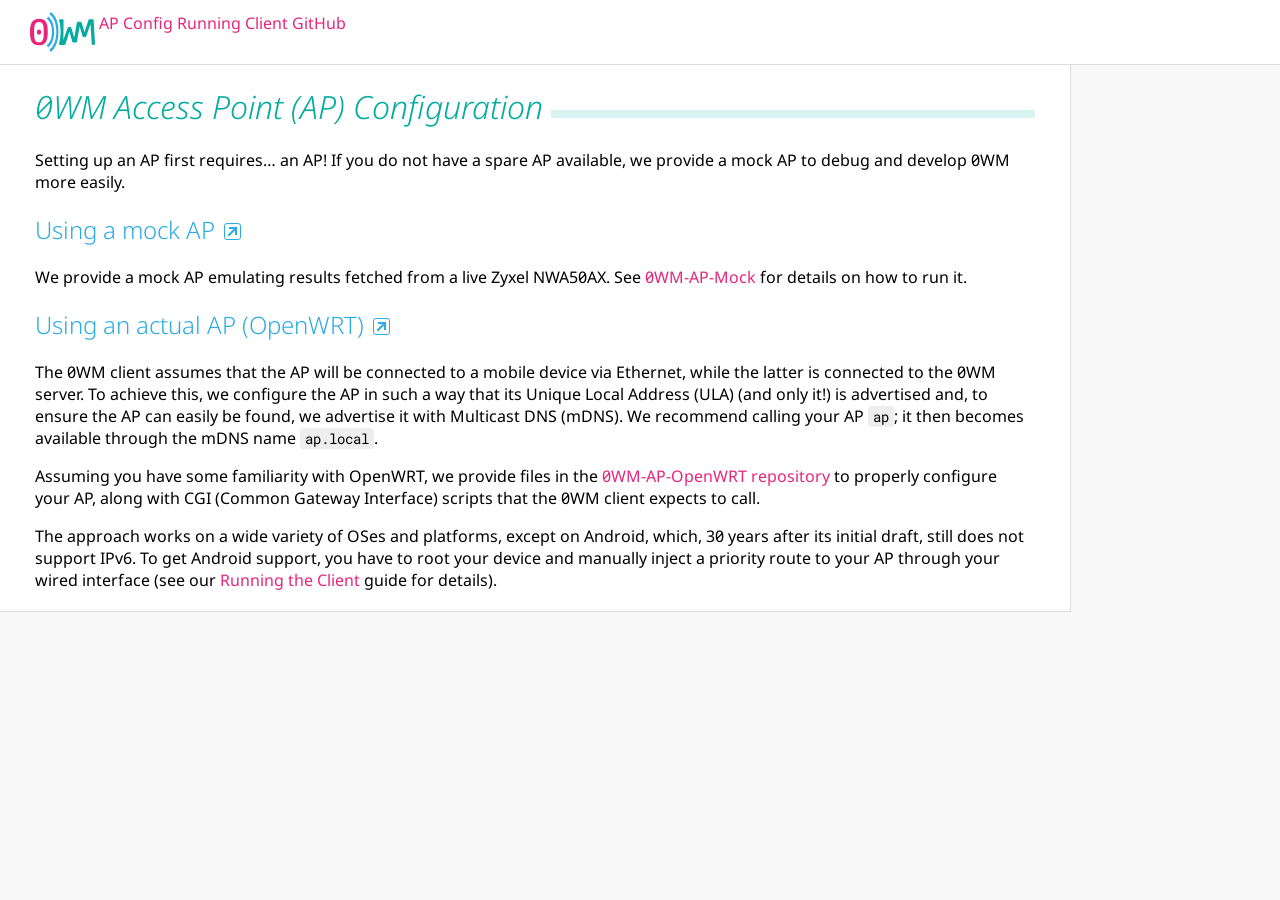
<file: ap-config.html>
<!doctype html>
<html>
  <head>
    <meta charset="UTF-8" />
    <meta name="viewport" content="width=device-width, initial-scale=1.0" />
    <title>0WM - AP Configuration</title>
    <link rel="icon" href="/img/0wm.svg" />
    <link rel="stylesheet" href="/css/style.css" />
  </head>
  <body>
    <nav>
      <a href="/"><img src="/img/0wm.svg" /></a>
      <div>
        <a href="/ap-config.html">AP Config</a>
        <a href="/running-client.html">Running Client</a>
        <a href="https://github.com/lab0-cc">GitHub</a>
      </div>
    </nav>
    <main>
      <h1>0WM Access Point (AP) Configuration</h1>
      <p>
        Setting up an AP first requires… an AP! If you do not have a spare AP
        available, we provide a mock AP to debug and develop 0WM more easily.
      </p>
      <h2>
        Using a mock AP<a
          href="https://github.com/lab0-cc/0WM-AP-Mock"
          target="_blank"
        ></a>
      </h2>
      <p>
        We provide a mock AP emulating results fetched from a live Zyxel
        NWA50AX. See
        <a href="https://github.com/lab0-cc/0WM-AP-Mock">0WM-AP-Mock</a> for
        details on how to run it.
      </p>
      <h2>
        Using an actual AP (OpenWRT)<a
          href="https://github.com/lab0-cc/0WM-AP-OpenWRT"
          target="_blank"
        ></a>
      </h2>
      <p>
        The 0WM client assumes that the AP will be connected to a mobile device
        via Ethernet, while the latter is connected to the 0WM server. To
        achieve this, we configure the AP in such a way that its Unique Local
        Address (ULA) (and only it!) is advertised and, to ensure the AP can
        easily be found, we advertise it with Multicast DNS (mDNS). We recommend
        calling your AP
        <code>ap</code>; it then becomes available through the mDNS name
        <code>ap.local</code>.
      </p>
      <p>
        Assuming you have some familiarity with OpenWRT, we provide files in the
        <a href="https://github.com/lab0-cc/0WM-AP-OpenWRT"
          >0WM-AP-OpenWRT repository</a
        >
        to properly configure your AP, along with CGI (Common Gateway Interface)
        scripts that the 0WM client expects to call.
      </p>
      <p>
        The approach works on a wide variety of OSes and platforms, except on
        Android, which, 30&nbsp;years after its initial draft, still does not
        support IPv6. To get Android support, you have to root your device and
        manually inject a priority route to your AP through your wired interface
        (see our <a href="/running-client.html">Running the Client</a> guide for
        details).
      </p>
    </main>
  </body>
</html>
</file>
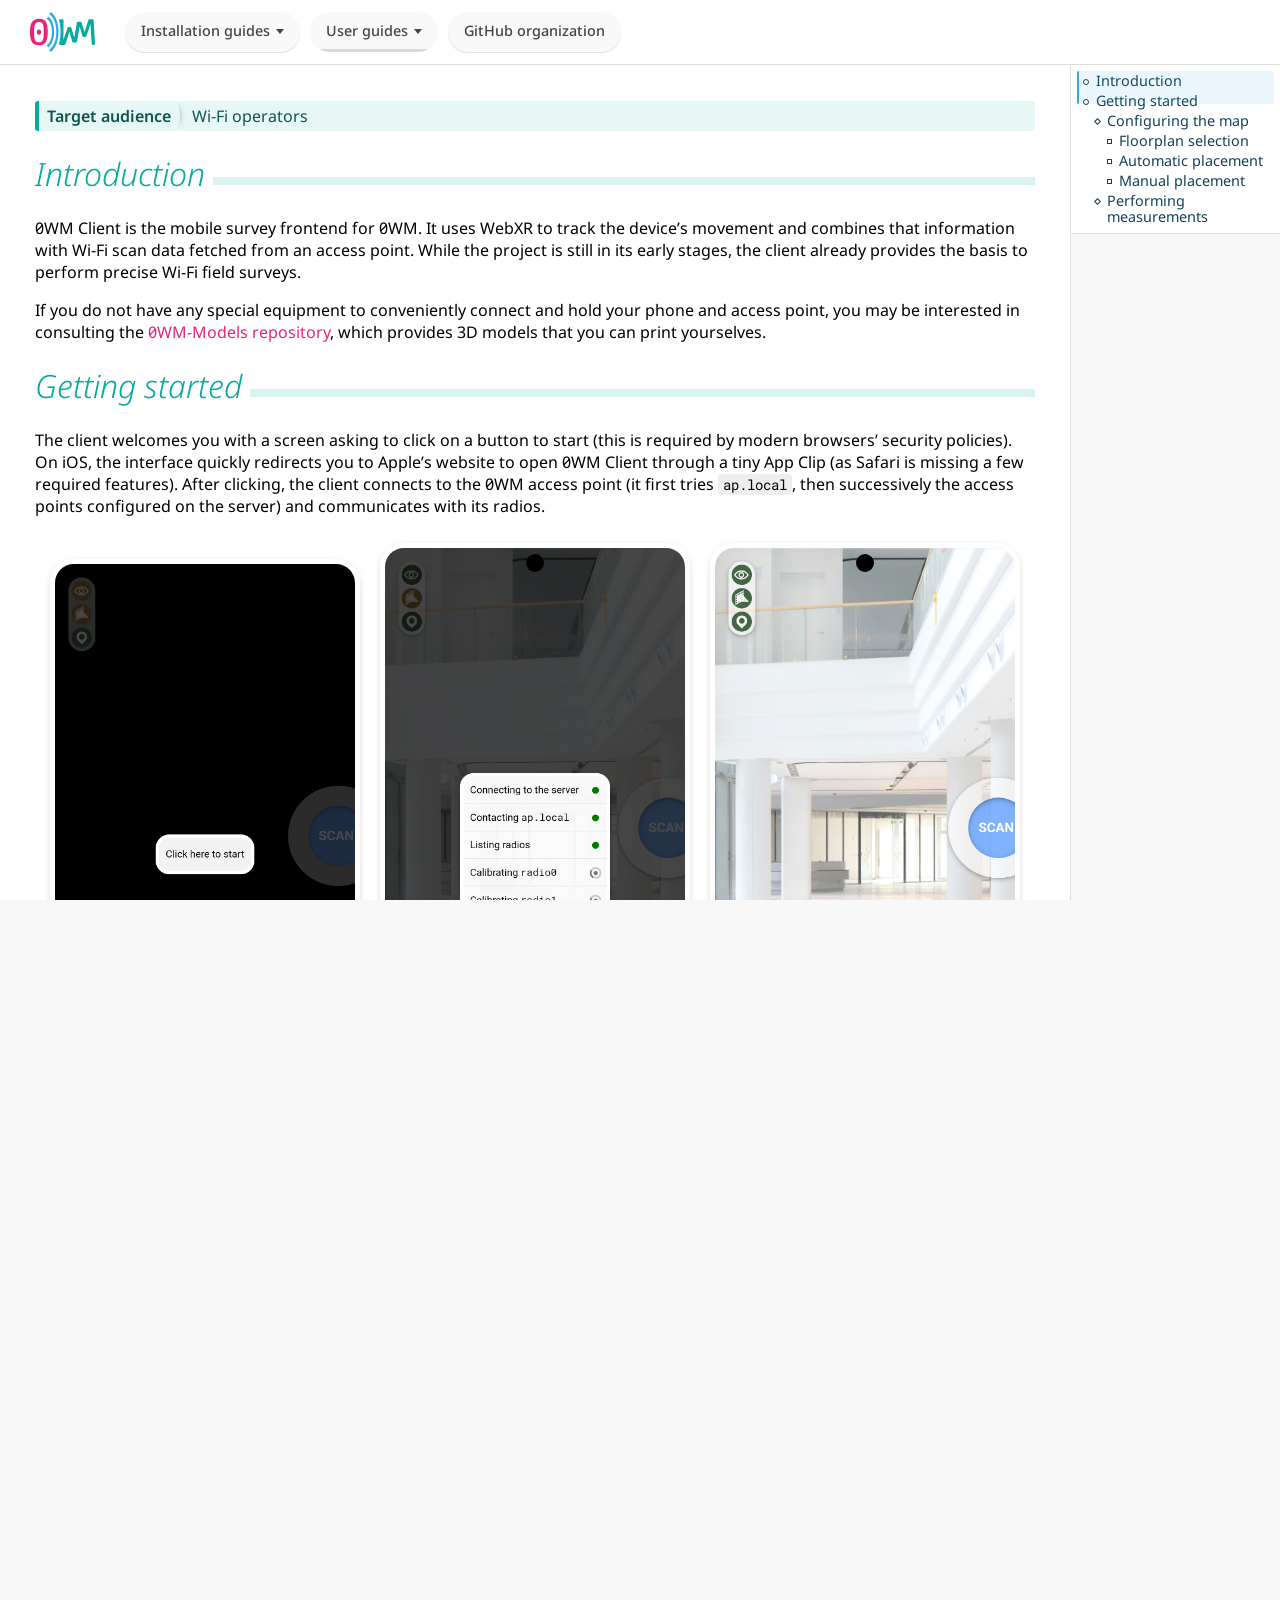
<file: guide-client.html>
<!doctype html>
<html lang="en">
<head>
<meta charset="UTF-8">
<meta name="viewport" content="width=device-width, initial-scale=1">
<title>0WM — Client user guide</title>
<link rel="icon" href="/img/0wm.svg">
<link rel="stylesheet" href="/css/style.css">
</head>
<body>
<nav><a href="/"><img src="/img/0wm.svg" alt="0WM logo"></a><ul><li class="menu"><a href="/install.html">Installation guides</a><ul><li><a href="/install-server.html">Server</a></li><li><a href="/install-opmode.html">OpMode</a></li><li><a href="/install-client.html">Client</a></li><li><a href="/install-ap.html">AP</a></li></ul></li><li class="menu current-sub"><a href="/guides.html">User guides</a><ul><li><a href="/guide-server.html">Server</a></li><li><a href="/guide-opmode.html">OpMode</a></li><li class="current"><a href="/guide-client.html">Client</a></li></ul></li><li><a href="https://github.com/lab0-cc">GitHub organization</a></li></ul></nav>
<aside class="toc">
  <ul>
  <li><a href="#introduction"
  id="toc-introduction">Introduction</a></li>
  <li><a href="#getting-started" id="toc-getting-started">Getting
  started</a>
  <ul>
  <li><a href="#configuring-the-map"
  id="toc-configuring-the-map">Configuring the map</a>
  <ul>
  <li><a href="#floorplan-selection"
  id="toc-floorplan-selection">Floorplan selection</a></li>
  <li><a href="#automatic-placement"
  id="toc-automatic-placement">Automatic placement</a></li>
  <li><a href="#manual-placement" id="toc-manual-placement">Manual
  placement</a></li>
  </ul></li>
  <li><a href="#performing-measurements"
  id="toc-performing-measurements">Performing measurements</a></li>
  </ul></li>
  </ul>
</aside>
<script src="/js/toc.js"></script>
<main><div class="audience">
<p><strong>Target audience</strong> Wi-Fi operators</p>
</div>
<h1 id="introduction">Introduction</h1>
<p>0WM Client is the mobile survey frontend for 0WM. It uses WebXR to
track the device’s movement and combines that information with Wi-Fi
scan data fetched from an access point. While the project is still in
its early stages, the client already provides the basis to perform
precise Wi-Fi field surveys.</p>
<p>If you do not have any special equipment to conveniently connect and
hold your phone and access point, you may be interested in consulting
the <a href="https://github.com/lab0-cc/0WM-Models" target="_blank"
rel="noopener noreferrer">0WM-Models repository</a>, which provides 3D
models that you can print yourselves.</p>
<h1 id="getting-started">Getting started</h1>
<p>The client welcomes you with a screen asking to click on a button to
start (this is required by modern browsers’ security policies). On iOS,
the interface quickly redirects you to Apple’s website to open 0WM
Client through a tiny App Clip (as Safari is missing a few required
features). After clicking, the client connects to the 0WM access point
(it first tries <code>ap.local</code>, then successively the access
points configured on the server) and communicates with its radios.</p>
<div class="phone">
<p><img src="img/client-home-1.png" alt="0WM Client home screen" /></p>
<p><img src="img/client-home-2.png"
alt="0WM Client home screen (connection to the AP)" /></p>
<p><img src="img/client-survey-1.png"
alt="0WM Client survey screen" /></p>
</div>
<h2 id="configuring-the-map">Configuring the map</h2>
<p>There is a mini-map at the bottom-right corner of the screen which
locates you on a floorplan <a
href="guide-opmode.html#adding-a-floorplan">previously added in 0WM
OpMode</a>. Clicking this mini-map expands it and offers options to
modify the current flooplan (by default, no floorplan is selected).</p>
<h3 id="floorplan-selection">Floorplan selection</h3>
<p>Clicking the floorplan selection dropdown provides a list of
floorplans sorted by distance (as reported by your phone’s GPS module).
To select a floorplan, simply click it (it should show a green dot if
you appear to be within its boundaries <a
href="guide-opmode.html#floorplan-editor">configured in the
OpMode</a>).</p>
<div class="phone">
<p><img src="img/client-edit-1.png"
alt="0WM Client floorplan view" /></p>
<p><img src="img/client-edit-2.png"
alt="0WM Client floorplan view (floorplan selection)" /></p>
<p><img src="img/client-edit-3.png"
alt="0WM Client floorplan view (floorplan change)" /></p>
</div>
<h3 id="automatic-placement">Automatic placement</h3>
<p>Currently, the floorplan placement is a manual process, but future
versions of the client will allow using your phone’s wall detection
sensors to precisely locate you within a building.</p>
<div class="phone">
<p><img src="img/client-edit-4.png"
alt="0WM Client floorplan view (placement options)" /></p>
<p><img src="img/client-edit-5.png"
alt="0WM Client floorplan view (floorplan automatic placement)" /></p>
</div>
<h3 id="manual-placement">Manual placement</h3>
<p>Once a floorplan is selected, it is shown on the mini-map so that you
are at its center, and oriented to face north, as <a
href="guide-opmode.html#map-editor">placed in the OpMode</a>. Clicking
the “Edit” button allows you to move the floorplan with one finger or
move and rotate it with two fingers (in case your phone cannot perfectly
find the Geographic North). It is not possible to zoom or skew the
floorplan, as its dimensions and geometry are directly inherited from
the OpMode. Once you are done editing the floorplan, click “Ok”. The
mini-map can then be closed using the X button.</p>
<div class="phone">
<p><img src="img/client-edit-6.png"
alt="0WM Client floorplan view (floorplan manual placement)" /></p>
<p><img src="img/client-edit-7.png"
alt="0WM Client floorplan view (floorplan manual placement)" /></p>
<p><img src="img/client-edit-8.png"
alt="0WM Client floorplan view (floorplan placement validation)" /></p>
</div>
<h2 id="performing-measurements">Performing measurements</h2>
<p>To perform a measurement, click the “SCAN” button and hold still
while the 0WM access point radios are scanning the environment. Once
this is done, the mini-map will update a heatmap of all the measurements
done is this session. All the data is synchronized to the 0WM server, so
once the survey session is finished, you can safely close the web
application.</p>
<div class="phone">
<p><img src="img/client-survey-2.png"
alt="0WM Client survey screen (new floorplan)" /></p>
<p class="nocam">
<img src="img/client-survey-3.png"
alt="0WM Client survey screen (Wi-Fi scan)" />
</p>
<!-- This is a Chrome bug that only appears in instrumentation -->
<p><img src="img/client-survey-4.png"
alt="0WM Client survey screen (updated heatmap)" /></p>
</div>
<p><em>Background image from <a
href="https://unsplash.com/fr/@declansun" target="_blank"
rel="noopener noreferrer">Declan Sun</a>, available on <a
href="https://unsplash.com/photos/jdsSkQNTPuo" target="_blank"
rel="noopener noreferrer">Unsplash</a> under the <a
href="https://unsplash.com/license" target="_blank"
rel="noopener noreferrer">Unsplash license</a>.</em></p></main>
</body>
</html>
</file>
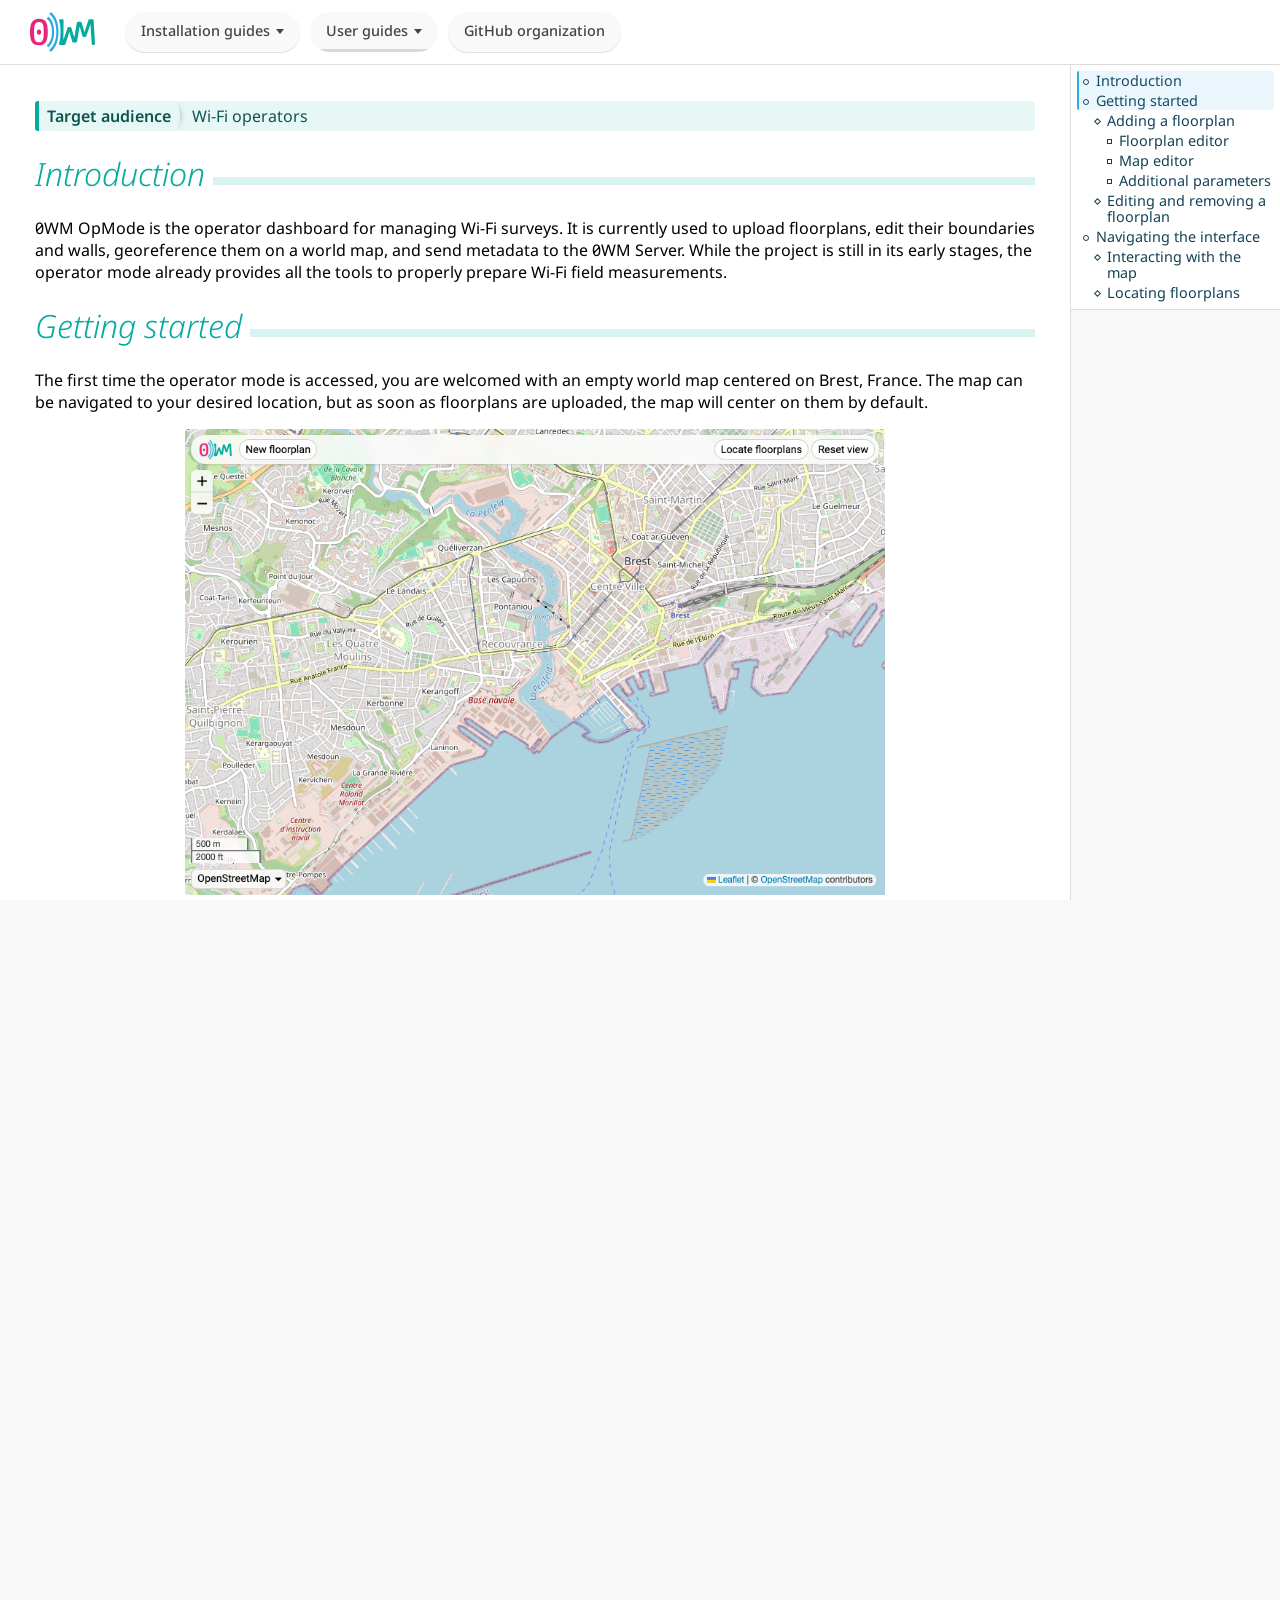
<file: guide-opmode.html>
<!doctype html>
<html lang="en">
<head>
<meta charset="UTF-8">
<meta name="viewport" content="width=device-width, initial-scale=1">
<title>0WM — OpMode user guide</title>
<link rel="icon" href="/img/0wm.svg">
<link rel="stylesheet" href="/css/style.css">
</head>
<body>
<nav><a href="/"><img src="/img/0wm.svg" alt="0WM logo"></a><ul><li class="menu"><a href="/install.html">Installation guides</a><ul><li><a href="/install-server.html">Server</a></li><li><a href="/install-opmode.html">OpMode</a></li><li><a href="/install-client.html">Client</a></li><li><a href="/install-ap.html">AP</a></li></ul></li><li class="menu current-sub"><a href="/guides.html">User guides</a><ul><li><a href="/guide-server.html">Server</a></li><li class="current"><a href="/guide-opmode.html">OpMode</a></li><li><a href="/guide-client.html">Client</a></li></ul></li><li><a href="https://github.com/lab0-cc">GitHub organization</a></li></ul></nav>
<aside class="toc">
  <ul>
  <li><a href="#introduction"
  id="toc-introduction">Introduction</a></li>
  <li><a href="#getting-started" id="toc-getting-started">Getting
  started</a>
  <ul>
  <li><a href="#adding-a-floorplan" id="toc-adding-a-floorplan">Adding a
  floorplan</a>
  <ul>
  <li><a href="#floorplan-editor" id="toc-floorplan-editor">Floorplan
  editor</a></li>
  <li><a href="#map-editor" id="toc-map-editor">Map editor</a></li>
  <li><a href="#additional-parameters"
  id="toc-additional-parameters">Additional parameters</a></li>
  </ul></li>
  <li><a href="#editing-and-removing-a-floorplan"
  id="toc-editing-and-removing-a-floorplan">Editing and removing a
  floorplan</a></li>
  </ul></li>
  <li><a href="#navigating-the-interface"
  id="toc-navigating-the-interface">Navigating the interface</a>
  <ul>
  <li><a href="#interacting-with-the-map"
  id="toc-interacting-with-the-map">Interacting with the map</a></li>
  <li><a href="#locating-floorplans"
  id="toc-locating-floorplans">Locating floorplans</a></li>
  </ul></li>
  </ul>
</aside>
<script src="/js/toc.js"></script>
<main><div class="audience">
<p><strong>Target audience</strong> Wi-Fi operators</p>
</div>
<h1 id="introduction">Introduction</h1>
<p>0WM OpMode is the operator dashboard for managing Wi-Fi surveys. It
is currently used to upload floorplans, edit their boundaries and walls,
georeference them on a world map, and send metadata to the 0WM Server.
While the project is still in its early stages, the operator mode
already provides all the tools to properly prepare Wi-Fi field
measurements.</p>
<h1 id="getting-started">Getting started</h1>
<p>The first time the operator mode is accessed, you are welcomed with
an empty world map centered on Brest, France. The map can be navigated
to your desired location, but as soon as floorplans are uploaded, the
map will center on them by default.</p>
<div class="center">
<p><img src="img/opmode-home-1.png" class="single"
alt="0WM OpMode home screen" /></p>
</div>
<h2 id="adding-a-floorplan">Adding a floorplan</h2>
<p>To add a new floorplan, simply click the “New floorplan” button. You
are prompted to import a floorplan image (JPEG, PNG, or WebP), which you
later can edit and place on the map. At any time, you can cancel to
return to the main view by clicking the “Cancel” button.</p>
<p>The floorplan interface offers 3 tabs:</p>
<ul>
<li><a href="#floorplan-editor">Floorplan Editor</a></li>
<li><a href="#map-editor">Map Editor</a></li>
<li><a href="#additional-parameters">Additional Parameters</a></li>
</ul>
<h3 id="floorplan-editor">Floorplan editor</h3>
<p>The floorplan editor allows to add walls and boundaries to the
floorplan. It is necessary to define at least one boundary (with the
<img src="img/poly.svg" class="inline" alt="New boundary button" />
button), as it is used to determine what is considered to be inside or
outside the building or room you are adding. The <img src="img/line.svg"
class="inline" alt="New wall button" /> button allows to define walls,
used for heatmap generation.</p>
<div class="center">
<p><img src="img/opmode-edit-1.png" class="single"
alt="0WM OpMode floorplan editor" /></p>
</div>
<p>Indicators tell you exactly what you can do to interact with the
floorplan, with the following pictograms:</p>
<ul>
<li><span
style="display:inline-block;background:#0000;border:6px solid #0000;border-right:10px solid #000;margin-left:-5px;margin-right:1px"></span>,
for left click;</li>
<li><span
style="display:inline-block;background:#0000;border:6px solid #0000;border-left:10px solid #000;margin-left:1px;margin-right:-5px"></span>,
for right click;</li>
<li>⇧, for the shift key;</li>
<li>⎈ / ⌘ (on macOS), for either the control, command, or meta key;</li>
<li>⎇ / ⌥ (on macOS), for either the alt or the option key;</li>
<li>⎋, for the escape key.</li>
</ul>
<p>Once at least one boundary is defined, the tab’s orange dot
disappears, indicating that the floorplan is valid.</p>
<div class="center">
<p><img src="img/opmode-edit-2.png" class="single"
alt="0WM OpMode floorplan editor (boundary placement)" /></p>
</div>
<h3 id="map-editor">Map editor</h3>
<p>Placing the floorplan on the world map requires placing anchors on
both of those, in a process called georeferencing. First, the anchors
marked <span class="anchor one">1</span>, <span
class="anchor two">2</span> and <span class="anchor three">3</span> need
to be positioned (by dragging and dropping them) at reference points
easy to position on the map, usually corners.</p>
<div class="center">
<p><img src="img/opmode-place-1.png" class="pair"
alt="0WM OpMode floorplan placement" /><img src="img/opmode-place-2.png"
class="pair"
alt="0WM OpMode floorplan placement (anchor placement on the floorplan)" /></p>
</div>
<p>Then, the map needs to be moved and zoomed to where you want to place
the floorplan. The floorplan can be placed by clicking the “Place in
current view” button.</p>
<div class="center">
<p><img src="img/opmode-place-3.png" class="pair"
alt="0WM OpMode floorplan placement (location on the world map)" /><img
src="img/opmode-place-4.png" class="pair"
alt="0WM OpMode floorplan placement (floorplan placement on the world map)" /></p>
</div>
<p>Finally, the corresponding <span class="anchor one">1</span>, <span
class="anchor two">2</span> and <span class="anchor three">3</span>
anchors can be moved on the world map to correctly position the
floorplan.</p>
<div class="center">
<p><img src="img/opmode-place-5.png" class="single"
alt="0WM OpMode floorplan placement (anchor placement on the world map)" /></p>
</div>
<p>Once the floorplan is placed on the world map, the tab’s orange dot
disappears.</p>
<h3 id="additional-parameters">Additional parameters</h3>
<p>The last tab asks for altitude data, which need to be filled. Once
this is done, the tab’s orange dot disappears. To submit the floorplan,
it needs to be named, then the “Submit” button becomes clickable.</p>
<div class="center">
<p><img src="img/opmode-finalize-1.png" class="pair"
alt="0WM OpMode floorplan description" /><img
src="img/opmode-finalize-2.png" class="pair"
alt="0WM OpMode floorplan description (parameters configuration)" /></p>
</div>
<p>You are then shown again the main view, this time with your new
floorplan.</p>
<div class="center">
<p><img src="img/opmode-home-2.png" class="single"
alt="0WM OpMode home screen (with new floorplan)" /></p>
</div>
<h2 id="editing-and-removing-a-floorplan">Editing and removing a
floorplan</h2>
<p>Once a floorplan has been uploaded, hovering it on the world map
reveals two buttons, one to edit the floorplan, and another one to
delete it.</p>
<div class="center">
<p><img src="img/opmode-home-3.png" class="single"
alt="0WM OpMode home screen (with modification and deletion buttons)" /></p>
</div>
<h1 id="navigating-the-interface">Navigating the interface</h1>
<h2 id="interacting-with-the-map">Interacting with the map</h2>
<p>The interface allows to move the world map by dragging it with your
mouse or with directional arrows, to zoom it with either your mouse
wheel, scroll and zoom touch gestures, or the “+” and “−” buttons, and
to change the map provider. Currently, we support the following
providers:</p>
<ul>
<li><a href="https://openstreetmap.org" target="_blank"
rel="noopener noreferrer">OpenStreetMap</a>;</li>
<li><a href="https://carto.com" target="_blank"
rel="noopener noreferrer">CartoDB</a>;</li>
<li><a href="https://ign.fr" target="_blank"
rel="noopener noreferrer">IGN</a>, both map and satellite.</li>
</ul>
<div class="note">
<p>In the future, the providers will be configurable on the server
side.</p>
</div>
<h2 id="locating-floorplans">Locating floorplans</h2>
<p>Two buttons help in case you get lost in the world map:</p>
<ul>
<li>“Locate floorplans”, to quickly highlight floorplans both in and out
of view;</li>
<li>“Reset view”, to reset the view to its initial state.</li>
</ul>
<div class="center">
<p><img src="img/opmode-home-4.png" class="single"
alt="0WM OpMode home screen (with floorplan location)" /></p>
</div></main>
</body>
</html>
</file>
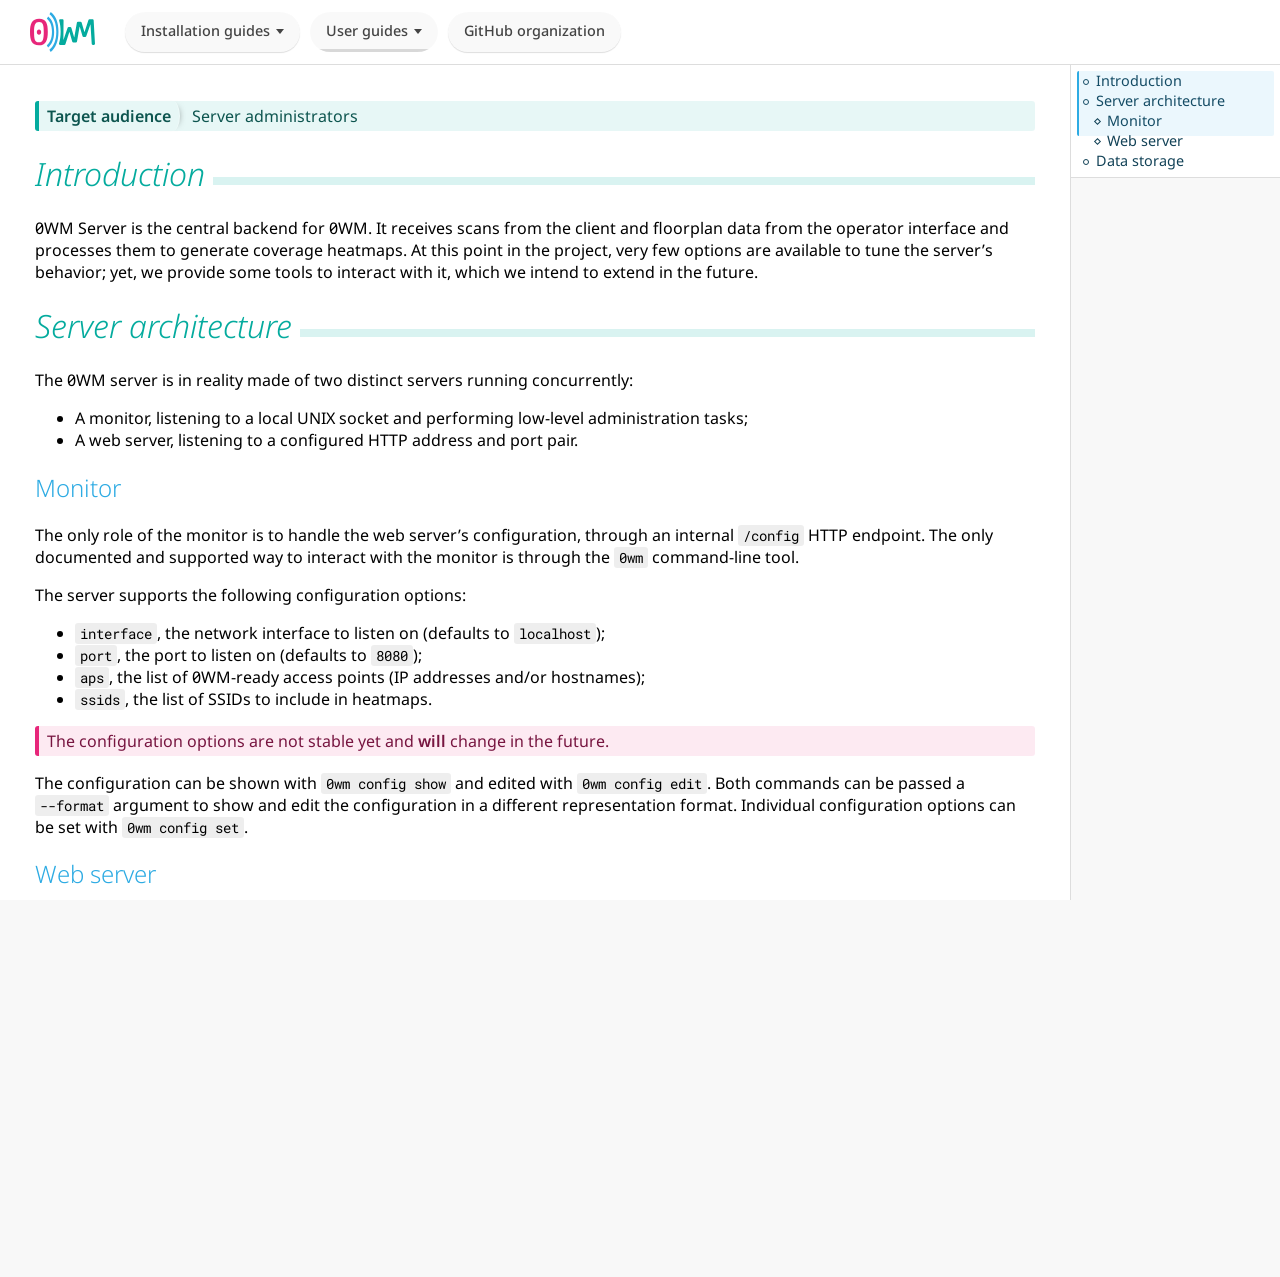
<file: guide-server.html>
<!doctype html>
<html lang="en">
<head>
<meta charset="UTF-8">
<meta name="viewport" content="width=device-width, initial-scale=1">
<title>0WM — Server user guide</title>
<link rel="icon" href="/img/0wm.svg">
<link rel="stylesheet" href="/css/style.css">
</head>
<body>
<nav><a href="/"><img src="/img/0wm.svg" alt="0WM logo"></a><ul><li class="menu"><a href="/install.html">Installation guides</a><ul><li><a href="/install-server.html">Server</a></li><li><a href="/install-opmode.html">OpMode</a></li><li><a href="/install-client.html">Client</a></li><li><a href="/install-ap.html">AP</a></li></ul></li><li class="menu current-sub"><a href="/guides.html">User guides</a><ul><li class="current"><a href="/guide-server.html">Server</a></li><li><a href="/guide-opmode.html">OpMode</a></li><li><a href="/guide-client.html">Client</a></li></ul></li><li><a href="https://github.com/lab0-cc">GitHub organization</a></li></ul></nav>
<aside class="toc">
  <ul>
  <li><a href="#introduction"
  id="toc-introduction">Introduction</a></li>
  <li><a href="#server-architecture" id="toc-server-architecture">Server
  architecture</a>
  <ul>
  <li><a href="#monitor" id="toc-monitor">Monitor</a></li>
  <li><a href="#web-server" id="toc-web-server">Web server</a></li>
  </ul></li>
  <li><a href="#data-storage" id="toc-data-storage">Data
  storage</a></li>
  </ul>
</aside>
<script src="/js/toc.js"></script>
<main><div class="audience">
<p><strong>Target audience</strong> Server administrators</p>
</div>
<h1 id="introduction">Introduction</h1>
<p>0WM Server is the central backend for 0WM. It receives scans from the
client and floorplan data from the operator interface and processes them
to generate coverage heatmaps. At this point in the project, very few
options are available to tune the server’s behavior; yet, we provide
some tools to interact with it, which we intend to extend in the
future.</p>
<h1 id="server-architecture">Server architecture</h1>
<p>The 0WM server is in reality made of two distinct servers running
concurrently:</p>
<ul>
<li>A monitor, listening to a local UNIX socket and performing low-level
administration tasks;</li>
<li>A web server, listening to a configured HTTP address and port
pair.</li>
</ul>
<h2 id="monitor">Monitor</h2>
<p>The only role of the monitor is to handle the web server’s
configuration, through an internal <code>/config</code> HTTP endpoint.
The only documented and supported way to interact with the monitor is
through the <code>0wm</code> command-line tool.</p>
<p>The server supports the following configuration options:</p>
<ul>
<li><code>interface</code>, the network interface to listen on (defaults
to <code>localhost</code>);</li>
<li><code>port</code>, the port to listen on (defaults to
<code>8080</code>);</li>
<li><code>aps</code>, the list of 0WM-ready access points (IP addresses
and/or hostnames);</li>
<li><code>ssids</code>, the list of SSIDs to include in heatmaps.</li>
</ul>
<div class="warn">
<p>The configuration options are not stable yet and
<strong>will</strong> change in the future.</p>
</div>
<p>The configuration can be shown with <code>0wm config show</code> and
edited with <code>0wm config edit</code>. Both commands can be passed a
<code>--format</code> argument to show and edit the configuration in a
different representation format. Individual configuration options can be
set with <code>0wm config set</code>.</p>
<h2 id="web-server">Web server</h2>
<p>The web server exposes the actual 0WM API through the interface and
port configured in the monitor. A Swagger interface is served at the
root of the web server (<em>i.e.</em>
<code>http://localhost:8080/</code> if <code>interface</code> is set to
<code>localhost</code> and <code>port</code> is set to
<code>8080</code>).</p>
<div class="warn">
<p>The web server doesn’t natively handle TLS, so a TLS termination
proxy supporting HTTP and WebSocket is required to run 0WM Server in a
secure environment.</p>
</div>
<h1 id="data-storage">Data storage</h1>
<p>0WM manages all its configuration and measurements through a Git
database stored under the <code>database</code> directory of its
persistent storage. On a typical Debian installation, this directory is
located at <code>/var/lib/0wm/database</code>. This Git database should
regularly be pushed to a remote Git server; this is not handled by 0WM
directly.</p>
<p>Floorplan images are stored in another directory, <code>data</code>,
so as not to pollute the Git database. On a typical Debian installation,
this directory is located at <code>/var/lib/0wm/data</code>. This
directory should regularly be pushed to a remote file store; this is not
handled by 0WM directly.</p></main>
</body>
</html>
</file>
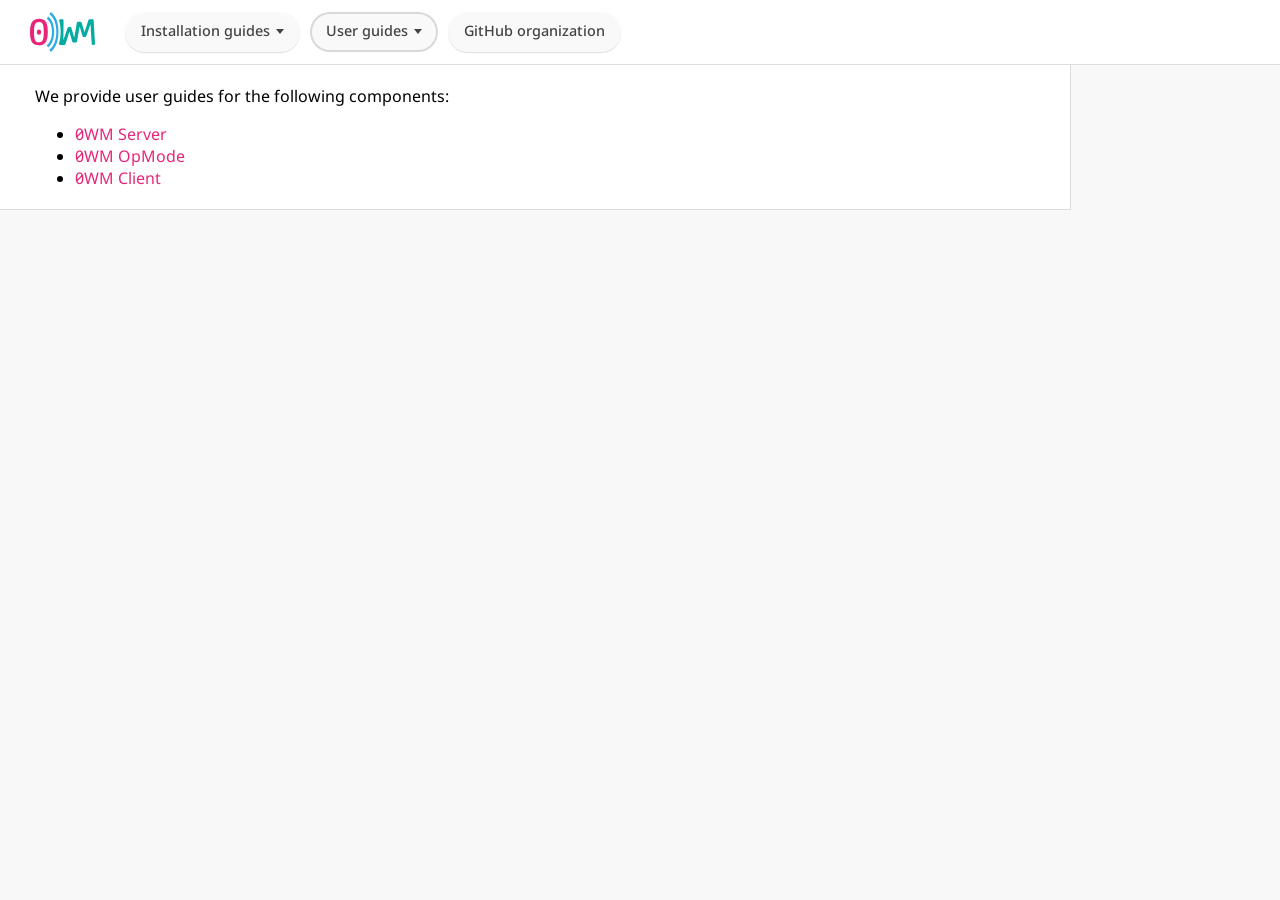
<file: guides.html>
<!doctype html>
<html lang="en">
<head>
<meta charset="UTF-8">
<meta name="viewport" content="width=device-width, initial-scale=1">
<title>0WM — User guides</title>
<link rel="icon" href="/img/0wm.svg">
<link rel="stylesheet" href="/css/style.css">
</head>
<body>
<nav><a href="/"><img src="/img/0wm.svg" alt="0WM logo"></a><ul><li class="menu"><a href="/install.html">Installation guides</a><ul><li><a href="/install-server.html">Server</a></li><li><a href="/install-opmode.html">OpMode</a></li><li><a href="/install-client.html">Client</a></li><li><a href="/install-ap.html">AP</a></li></ul></li><li class="menu current"><a href="/guides.html">User guides</a><ul><li><a href="/guide-server.html">Server</a></li><li><a href="/guide-opmode.html">OpMode</a></li><li><a href="/guide-client.html">Client</a></li></ul></li><li><a href="https://github.com/lab0-cc">GitHub organization</a></li></ul></nav>
<main><p>We provide user guides for the following components:</p>
<ul>
<li><a href="guide-server.html">0WM Server</a></li>
<li><a href="guide-opmode.html">0WM OpMode</a></li>
<li><a href="guide-client.html">0WM Client</a></li>
</ul></main>
</body>
</html>
</file>
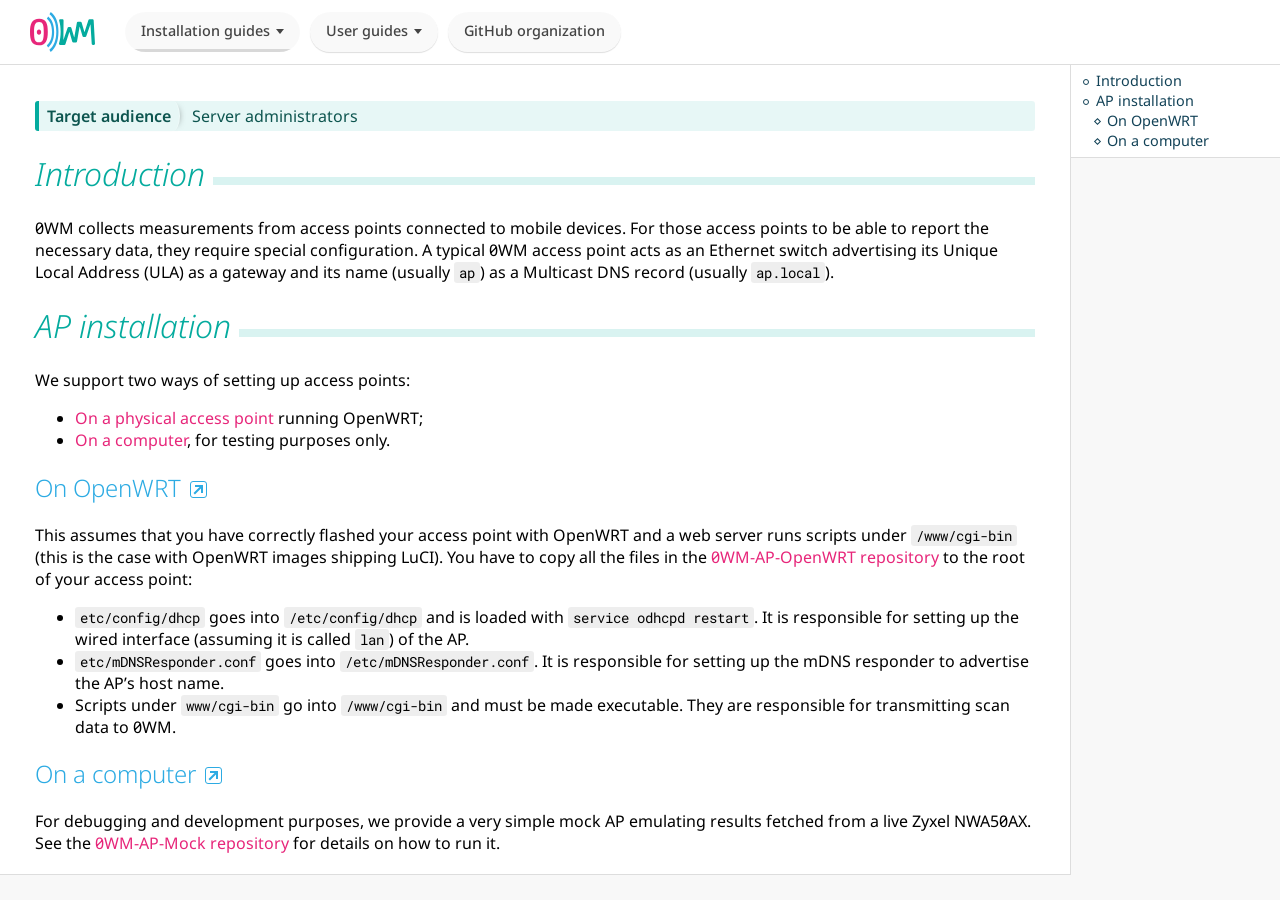
<file: install-ap.html>
<!doctype html>
<html lang="en">
<head>
<meta charset="UTF-8">
<meta name="viewport" content="width=device-width, initial-scale=1">
<title>0WM — AP installation guide</title>
<link rel="icon" href="/img/0wm.svg">
<link rel="stylesheet" href="/css/style.css">
</head>
<body>
<nav><a href="/"><img src="/img/0wm.svg" alt="0WM logo"></a><ul><li class="menu current-sub"><a href="/install.html">Installation guides</a><ul><li><a href="/install-server.html">Server</a></li><li><a href="/install-opmode.html">OpMode</a></li><li><a href="/install-client.html">Client</a></li><li class="current"><a href="/install-ap.html">AP</a></li></ul></li><li class="menu"><a href="/guides.html">User guides</a><ul><li><a href="/guide-server.html">Server</a></li><li><a href="/guide-opmode.html">OpMode</a></li><li><a href="/guide-client.html">Client</a></li></ul></li><li><a href="https://github.com/lab0-cc">GitHub organization</a></li></ul></nav>
<aside class="toc">
  <ul>
  <li><a href="#introduction"
  id="toc-introduction">Introduction</a></li>
  <li><a href="#ap-installation" id="toc-ap-installation">AP
  installation</a>
  <ul>
  <li><a href="#on-openwrt" id="toc-on-openwrt">On OpenWRT</a></li>
  <li><a href="#on-a-computer" id="toc-on-a-computer">On a
  computer</a></li>
  </ul></li>
  </ul>
</aside>
<script src="/js/toc.js"></script>
<main><div class="audience">
<p><strong>Target audience</strong> Server administrators</p>
</div>
<h1 id="introduction">Introduction</h1>
<p>0WM collects measurements from access points connected to mobile
devices. For those access points to be able to report the necessary
data, they require special configuration. A typical 0WM access point
acts as an Ethernet switch advertising its Unique Local Address (ULA) as
a gateway and its name (usually <code>ap</code>) as a Multicast DNS
record (usually <code>ap.local</code>).</p>
<h1 id="ap-installation">AP installation</h1>
<p>We support two ways of setting up access points:</p>
<ul>
<li><a href="#on-openwrt">On a physical access point</a> running
OpenWRT;</li>
<li><a href="#on-a-computer">On a computer</a>, for testing purposes
only.</li>
</ul>
<h2 id="on-openwrt">On OpenWRT<a
href="https://github.com/lab0-cc/0WM-AP-OpenWRT" target="_blank"
rel="noopener noreferrer"></a></h2>
<p>This assumes that you have correctly flashed your access point with
OpenWRT and a web server runs scripts under <code>/www/cgi-bin</code>
(this is the case with OpenWRT images shipping LuCI). You have to copy
all the files in the <a href="https://github.com/lab0-cc/0WM-AP-OpenWRT"
target="_blank" rel="noopener noreferrer">0WM-AP-OpenWRT repository</a>
to the root of your access point:</p>
<ul>
<li><code>etc/config/dhcp</code> goes into <code>/etc/config/dhcp</code>
and is loaded with <code>service odhcpd restart</code>. It is
responsible for setting up the wired interface (assuming it is called
<code>lan</code>) of the AP.</li>
<li><code>etc/mDNSResponder.conf</code> goes into
<code>/etc/mDNSResponder.conf</code>. It is responsible for setting up
the mDNS responder to advertise the AP’s host name.</li>
<li>Scripts under <code>www/cgi-bin</code> go into
<code>/www/cgi-bin</code> and must be made executable. They are
responsible for transmitting scan data to 0WM.</li>
</ul>
<h2 id="on-a-computer">On a computer<a
href="https://github.com/lab0-cc/0WM-AP-Mock" target="_blank"
rel="noopener noreferrer"></a></h2>
<p>For debugging and development purposes, we provide a very simple mock
AP emulating results fetched from a live Zyxel NWA50AX. See the <a
href="https://github.com/lab0-cc/0WM-AP-Mock" target="_blank"
rel="noopener noreferrer">0WM-AP-Mock repository</a> for details on how
to run it.</p></main>
</body>
</html>
</file>
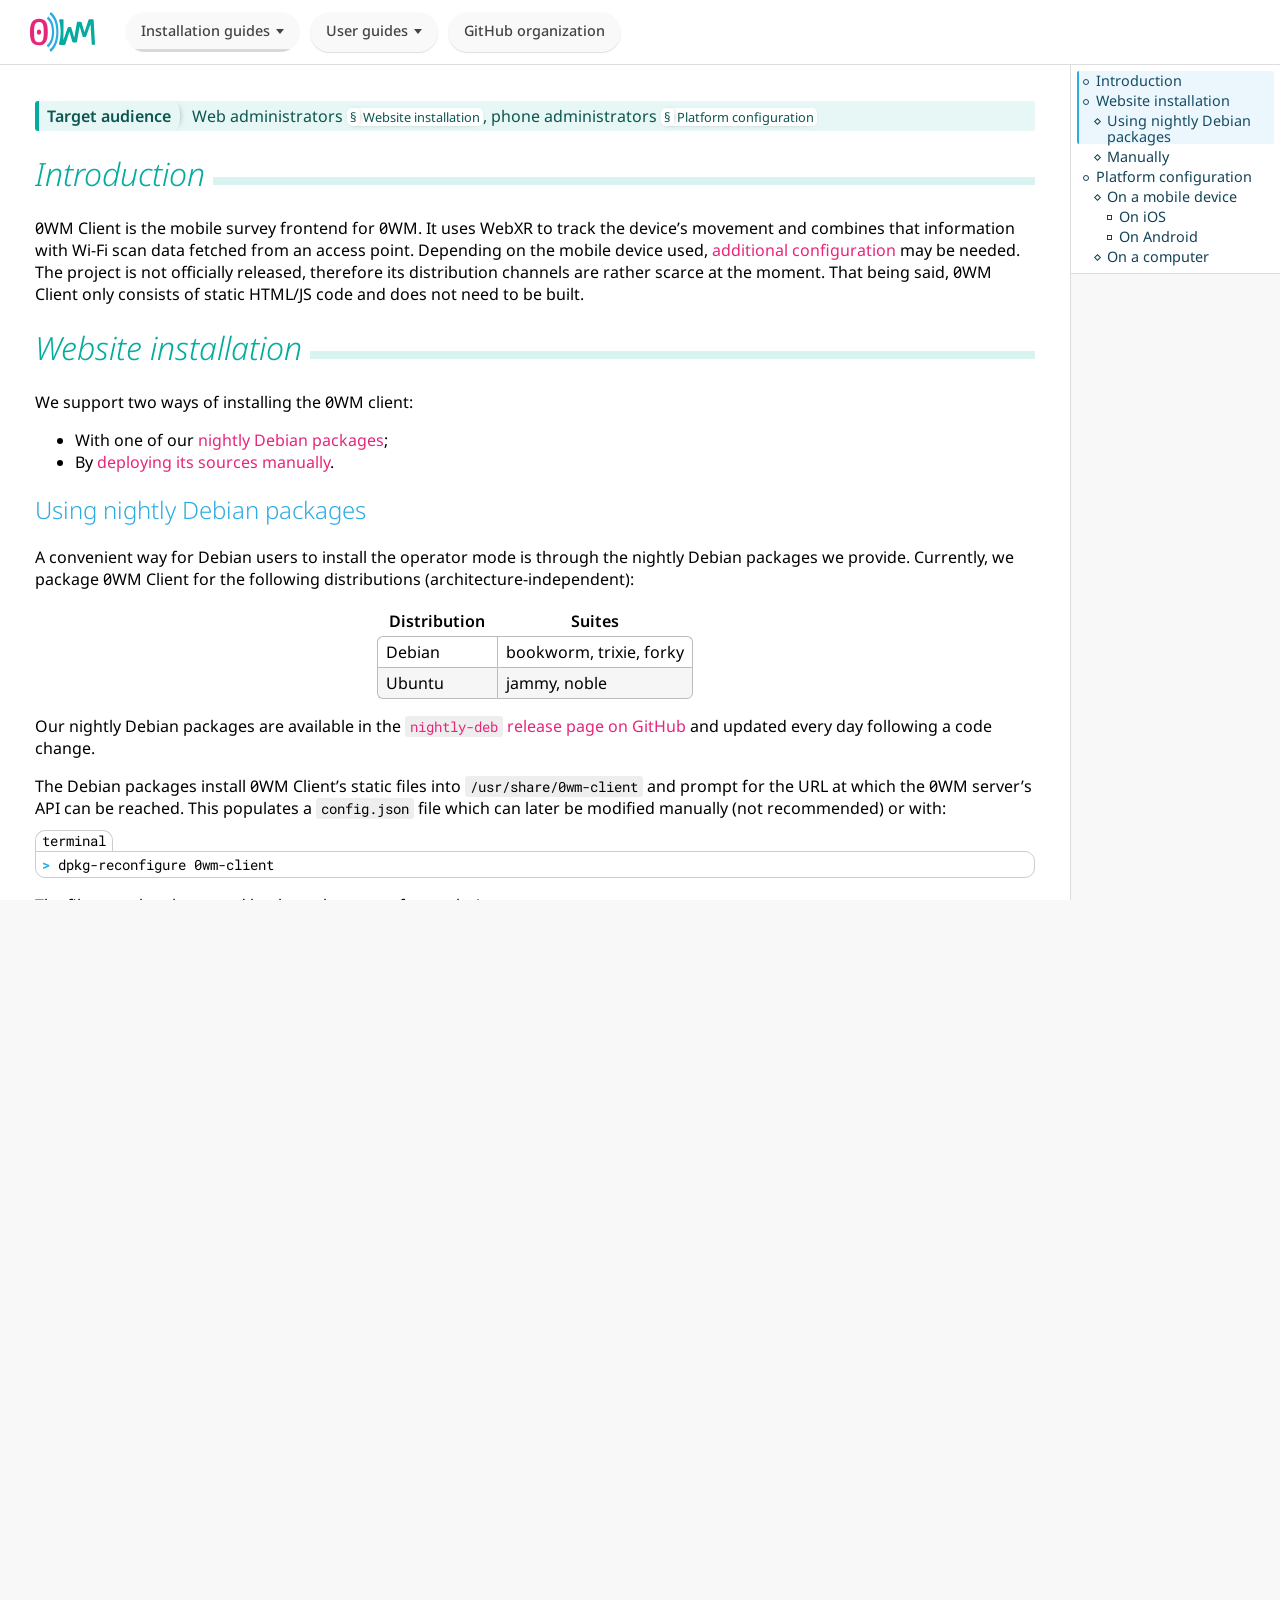
<file: install-client.html>
<!doctype html>
<html lang="en">
<head>
<meta charset="UTF-8">
<meta name="viewport" content="width=device-width, initial-scale=1">
<title>0WM — Client installation guide</title>
<link rel="icon" href="/img/0wm.svg">
<link rel="stylesheet" href="/css/style.css">
</head>
<body>
<nav><a href="/"><img src="/img/0wm.svg" alt="0WM logo"></a><ul><li class="menu current-sub"><a href="/install.html">Installation guides</a><ul><li><a href="/install-server.html">Server</a></li><li><a href="/install-opmode.html">OpMode</a></li><li class="current"><a href="/install-client.html">Client</a></li><li><a href="/install-ap.html">AP</a></li></ul></li><li class="menu"><a href="/guides.html">User guides</a><ul><li><a href="/guide-server.html">Server</a></li><li><a href="/guide-opmode.html">OpMode</a></li><li><a href="/guide-client.html">Client</a></li></ul></li><li><a href="https://github.com/lab0-cc">GitHub organization</a></li></ul></nav>
<aside class="toc">
  <ul>
  <li><a href="#introduction"
  id="toc-introduction">Introduction</a></li>
  <li><a href="#website-installation"
  id="toc-website-installation">Website installation</a>
  <ul>
  <li><a href="#using-nightly-debian-packages"
  id="toc-using-nightly-debian-packages">Using nightly Debian
  packages</a></li>
  <li><a href="#manually" id="toc-manually">Manually</a></li>
  </ul></li>
  <li><a href="#platform-configuration"
  id="toc-platform-configuration">Platform configuration</a>
  <ul>
  <li><a href="#on-a-mobile-device" id="toc-on-a-mobile-device">On a
  mobile device</a>
  <ul>
  <li><a href="#on-ios" id="toc-on-ios">On iOS</a></li>
  <li><a href="#on-android" id="toc-on-android">On Android</a></li>
  </ul></li>
  <li><a href="#on-a-computer" id="toc-on-a-computer">On a
  computer</a></li>
  </ul></li>
  </ul>
</aside>
<script src="/js/toc.js"></script>
<main><div class="audience">
<p><strong>Target audience</strong> Web administrators <a
href="#website-installation">Website installation</a>, phone
administrators <a href="#platform-configuration">Platform
configuration</a></p>
</div>
<h1 id="introduction">Introduction</h1>
<p>0WM Client is the mobile survey frontend for 0WM. It uses WebXR to
track the device’s movement and combines that information with Wi-Fi
scan data fetched from an access point. Depending on the mobile device
used, <a href="#client-configuration">additional configuration</a> may
be needed. The project is not officially released, therefore its
distribution channels are rather scarce at the moment. That being said,
0WM Client only consists of static HTML/JS code and does not need to be
built.</p>
<h1 id="website-installation">Website installation</h1>
<p>We support two ways of installing the 0WM client:</p>
<ul>
<li>With one of our <a href="#using-nightly-debian-packages">nightly
Debian packages</a>;</li>
<li>By <a href="#manually">deploying its sources manually</a>.</li>
</ul>
<h2 id="using-nightly-debian-packages">Using nightly Debian
packages</h2>
<p>A convenient way for Debian users to install the operator mode is
through the nightly Debian packages we provide. Currently, we package
0WM Client for the following distributions
(architecture-independent):</p>
<table>
<thead>
<tr>
<th>Distribution</th>
<th>Suites</th>
</tr>
</thead>
<tbody>
<tr>
<td>Debian</td>
<td>bookworm, trixie, forky</td>
</tr>
<tr>
<td>Ubuntu</td>
<td>jammy, noble</td>
</tr>
</tbody>
</table>
<p>Our nightly Debian packages are available in the <a
href="https://github.com/lab0-cc/0WM-Client/releases/tag/nightly-deb"
target="_blank" rel="noopener noreferrer"><code>nightly-deb</code>
release page on GitHub</a> and updated every day following a code
change.</p>
<p>The Debian packages install 0WM Client’s static files into
<code>/usr/share/0wm-client</code> and prompt for the URL at which the
0WM server’s API can be reached. This populates a
<code>config.json</code> file which can later be modified manually (not
recommended) or with:</p>
<div id="cb1"><pre
class="terminal"><code class="terminal"><span id="cb1-1"><a href="#cb1-1" aria-hidden="true" tabindex="-1"></a><span class="an">&gt; </span><span class="ex">dpkg-reconfigure</span> 0wm-client</span></code></pre></div>
<p>The files can then be served by the web server of your choice.</p>
<h2 id="manually">Manually</h2>
<p>If Debian is not your environment of choice or you want to contribute
to the project’s code, 0WM Client can be fetched with:</p>
<div id="cb2"><pre
class="terminal"><code class="terminal"><span id="cb2-1"><a href="#cb2-1" aria-hidden="true" tabindex="-1"></a><span class="an">&gt; </span><span class="fu">git</span> clone <span class="at">--recursive</span> <a href="https://github.com/lab0-cc/0WM-Client.git">https://github.com/lab0-cc/0WM-Client.git</a></span></code></pre></div>
<p>The only static files needed are <code>index.html</code> and the
files located in the <code>css</code>, <code>fonts</code> and
<code>js</code> directories. They can be copied to the directory of your
choice, say <code>$MY_DIR</code>, with:</p>
<div id="cb3"><pre
class="terminal"><code class="terminal"><span id="cb3-1"><a href="#cb3-1" aria-hidden="true" tabindex="-1"></a><span class="an">&gt; </span><span class="fu">cp</span> <span class="at">-rL</span> css fonts js index.html <span class="va">$MY_DIR</span></span></code></pre></div>
<p>To work properly, 0WM OpMode requires a <code>config.json</code> file
at its root telling the web page how to contact 0WM Server’s API.
Assuming the API is reachable at <code>http://my-api:8080</code>,
<code>config.json</code> should contain
<code>{ "api": "http://my-api:8080" }</code>.</p>
<p>The files can then be served by the web server of your choice.</p>
<h1 id="platform-configuration">Platform configuration</h1>
<p>We support two ways of using the 0WM client:</p>
<ul>
<li><a href="#on-a-mobile-device">On a mobile device</a> running iOS or
Android;</li>
<li><a href="#on-a-computer">On a computer</a>, for testing purposes
only.</li>
</ul>
<h2 id="on-a-mobile-device">On a mobile device</h2>
<p>Mobile support is divided in different tiers, depending on platforms’
maturity with the technologies used by 0WM:</p>
<table>
<colgroup>
<col style="width: 2%" />
<col style="width: 43%" />
<col style="width: 53%" />
</colgroup>
<thead>
<tr>
<th>Tier</th>
<th>Description</th>
<th>Platforms</th>
</tr>
</thead>
<tbody>
<tr>
<td>Tier 1</td>
<td>Fully native network and augmented reality support in the platform’s
default web browser</td>
<td><em>None</em></td>
</tr>
<tr>
<td>Tier 2</td>
<td>Support guaranteed by a thin wrapper available in a few clicks with
no manual configuration</td>
<td>iOS (<a href="https://apps.apple.com/us/app/helloxr/id6757726359"
target="_blank" rel="noopener noreferrer">through HelloXR</a>)</td>
</tr>
<tr>
<td>Tier 3</td>
<td>Support available after rooting the device and manually configuring
it</td>
<td>Android (<a
href="https://raw.githubusercontent.com/lab0-cc/0WM-Android/refs/heads/main/0wm.sh"
target="_blank" rel="noopener noreferrer">through a root
script</a>)</td>
</tr>
</tbody>
</table>
<h3 id="on-ios">On iOS</h3>
<p>No specific configuration is needed to run the 0WM client on iOS,
however, due to Safari not implementing WebXR, we need to resort to a
small App Clip, <a
href="https://apps.apple.com/us/app/helloxr/id6757726359"
target="_blank" rel="noopener noreferrer">HelloXR</a>. You will get
walked through the two-click process as you begin using the client.</p>
<h3 id="on-android">On Android</h3>
<h4 id="network-configuration">Network configuration</h4>
<p>Because of Android’s strong network isolation model and Google’s
refusal to properly implement IPv6 support, 0WM Client requires a rooted
device to be able to work with Android. While this guide does not walk
you through the rooting process, it assumes
<code>/data/adb/service.d</code> to be a valid location to place startup
scripts, like on a working Magisk installation. Here is how to setup the
0WM startup script:</p>
<div id="cb4"><pre
class="terminal"><code class="terminal"><span id="cb4-1"><a href="#cb4-1" aria-hidden="true" tabindex="-1"></a><span class="an">&gt; </span><span class="fu">wget</span> <a href="https://raw.githubusercontent.com/lab0-cc/0WM-Android/refs/heads/main/0wm.sh">https://raw.githubusercontent.com/lab0-cc/0WM-Android/refs/heads/main/0wm.sh</a></span>
<span id="cb4-2"><a href="#cb4-2" aria-hidden="true" tabindex="-1"></a><span class="an">&gt; </span><span class="ex">adb</span> push 0wm.sh /data/local/tmp/0wm.sh</span>
<span id="cb4-3"><a href="#cb4-3" aria-hidden="true" tabindex="-1"></a><span class="an">&gt; </span><span class="ex">adb</span> shell su <span class="at">-c</span> <span class="st">&quot;mv /data/local/tmp/0wm.sh /data/adb/service.d/0wm.sh&quot;</span></span>
<span id="cb4-4"><a href="#cb4-4" aria-hidden="true" tabindex="-1"></a><span class="an">&gt; </span><span class="ex">adb</span> shell su <span class="at">-c</span> <span class="st">&quot;chown root:root /data/adb/service.d/0wm.sh&quot;</span></span>
<span id="cb4-5"><a href="#cb4-5" aria-hidden="true" tabindex="-1"></a><span class="an">&gt; </span><span class="ex">adb</span> shell su <span class="at">-c</span> <span class="st">&quot;chmod 750 /data/adb/service.d/0wm.sh&quot;</span></span></code></pre></div>
<div class="note">
<p>You may want to patch <code>0wm.sh</code> depending on the name of
your wired interface. The <code>IFACE</code> variable is set to
<code>eth0</code>, good chances are your access point will appear as
<code>eth0</code>, but it may well appear as <code>eth1</code>,
<code>usb0</code>, <em>etc</em>. The easiest way for you to make sure of
this is to run <code>ip link</code> before and after plugging your
access point in.</p>
</div>
<div class="warn">
<p>Your access point will <strong>not</strong> be available through its
mDNS name, only its ULA.</p>
</div>
<h4 id="enabling-webxr">Enabling WebXR</h4>
<p>When first using the client, you may be asked to install Google Play
Services for AR to be able to use WebXR.</p>
<h2 id="on-a-computer">On a computer</h2>
<p>For debugging and development purposes, 0WM Client can be run on a
regular web browser with a WebXR emulator. Currently, we only recommend
using Chrome with the <a
href="https://chromewebstore.google.com/detail/cgffilbpcibhmcfbgggfhfolhkfbhmik"
target="_blank" rel="noopener noreferrer">Immersive Web Emulator</a>
extension. Note however that the 2.x.y series does not support a core
WebXR feature that we require (DOM overlays), so you must stick to <a
href="https://github.com/meta-quest/immersive-web-emulator/releases/tag/v1.3.0"
target="_blank" rel="noopener noreferrer">version 1.3.0</a> for now.</p>
<p>To use the emulator, open Chrome’s Developer Tools / Inspector and go
to the WebXR tab. From there, you can emulate moving in the 3D
environment and use the client.</p></main>
</body>
</html>
</file>
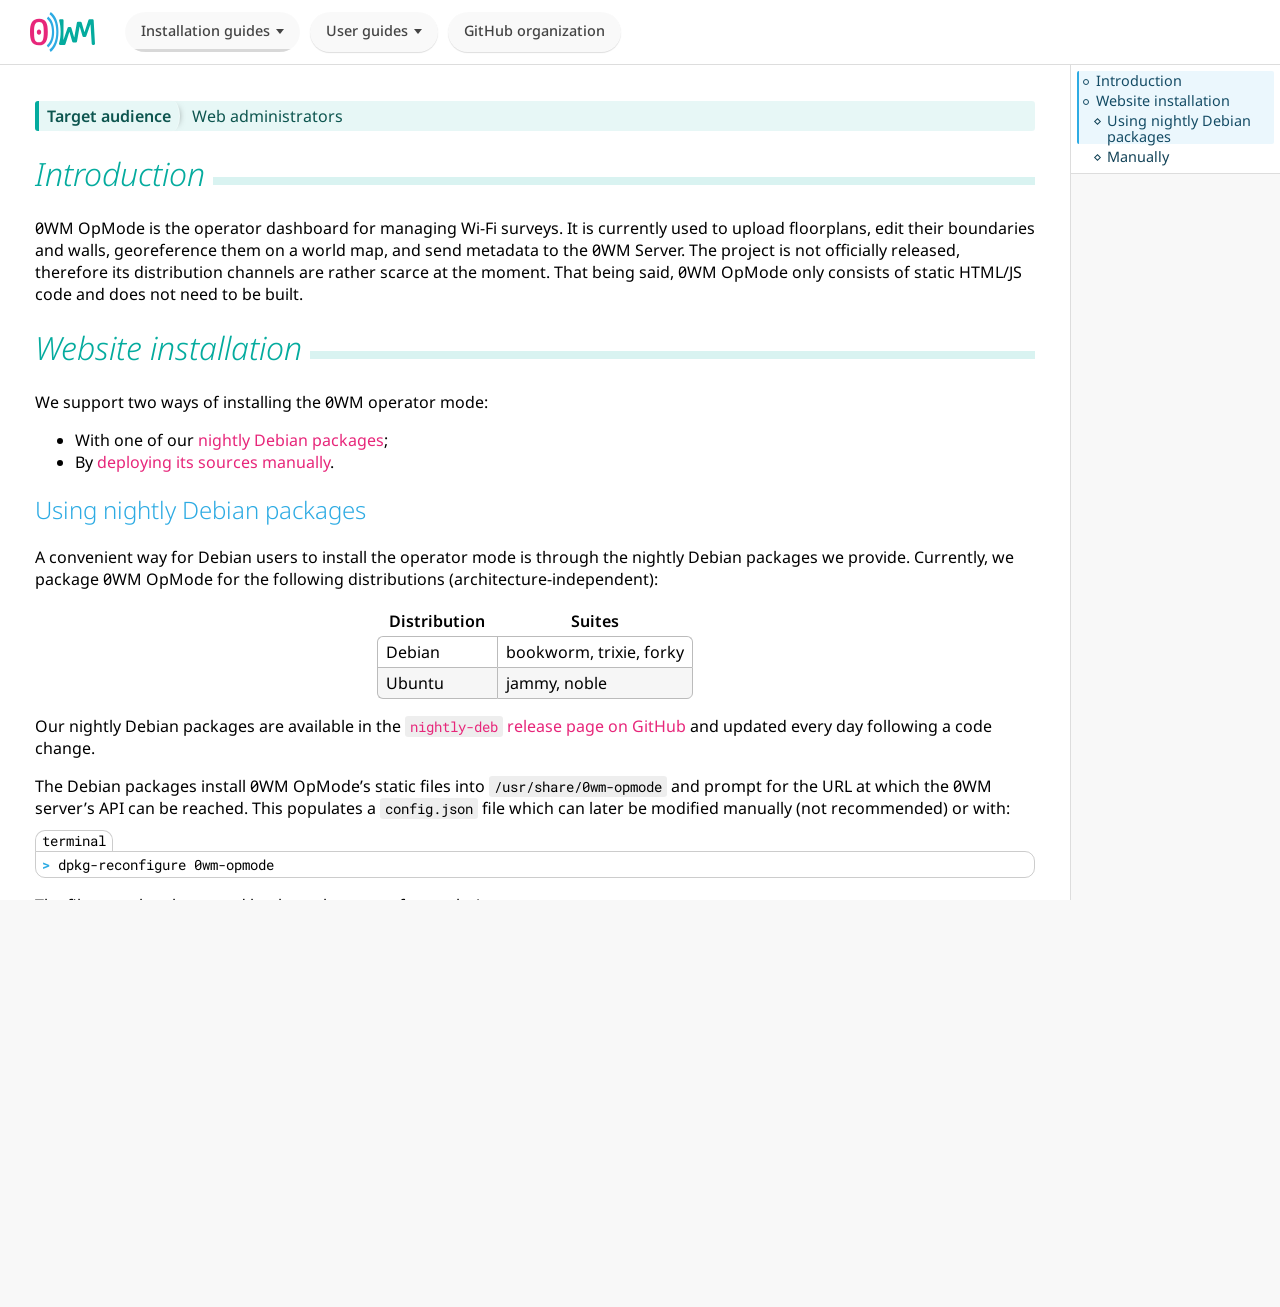
<file: install-opmode.html>
<!doctype html>
<html lang="en">
<head>
<meta charset="UTF-8">
<meta name="viewport" content="width=device-width, initial-scale=1">
<title>0WM — OpMode installation guide</title>
<link rel="icon" href="/img/0wm.svg">
<link rel="stylesheet" href="/css/style.css">
</head>
<body>
<nav><a href="/"><img src="/img/0wm.svg" alt="0WM logo"></a><ul><li class="menu current-sub"><a href="/install.html">Installation guides</a><ul><li><a href="/install-server.html">Server</a></li><li class="current"><a href="/install-opmode.html">OpMode</a></li><li><a href="/install-client.html">Client</a></li><li><a href="/install-ap.html">AP</a></li></ul></li><li class="menu"><a href="/guides.html">User guides</a><ul><li><a href="/guide-server.html">Server</a></li><li><a href="/guide-opmode.html">OpMode</a></li><li><a href="/guide-client.html">Client</a></li></ul></li><li><a href="https://github.com/lab0-cc">GitHub organization</a></li></ul></nav>
<aside class="toc">
  <ul>
  <li><a href="#introduction"
  id="toc-introduction">Introduction</a></li>
  <li><a href="#website-installation"
  id="toc-website-installation">Website installation</a>
  <ul>
  <li><a href="#using-nightly-debian-packages"
  id="toc-using-nightly-debian-packages">Using nightly Debian
  packages</a></li>
  <li><a href="#manually" id="toc-manually">Manually</a></li>
  </ul></li>
  </ul>
</aside>
<script src="/js/toc.js"></script>
<main><div class="audience">
<p><strong>Target audience</strong> Web administrators</p>
</div>
<h1 id="introduction">Introduction</h1>
<p>0WM OpMode is the operator dashboard for managing Wi-Fi surveys. It
is currently used to upload floorplans, edit their boundaries and walls,
georeference them on a world map, and send metadata to the 0WM Server.
The project is not officially released, therefore its distribution
channels are rather scarce at the moment. That being said, 0WM OpMode
only consists of static HTML/JS code and does not need to be built.</p>
<h1 id="website-installation">Website installation</h1>
<p>We support two ways of installing the 0WM operator mode:</p>
<ul>
<li>With one of our <a href="#using-nightly-debian-packages">nightly
Debian packages</a>;</li>
<li>By <a href="#manually">deploying its sources manually</a>.</li>
</ul>
<h2 id="using-nightly-debian-packages">Using nightly Debian
packages</h2>
<p>A convenient way for Debian users to install the operator mode is
through the nightly Debian packages we provide. Currently, we package
0WM OpMode for the following distributions
(architecture-independent):</p>
<table>
<thead>
<tr>
<th>Distribution</th>
<th>Suites</th>
</tr>
</thead>
<tbody>
<tr>
<td>Debian</td>
<td>bookworm, trixie, forky</td>
</tr>
<tr>
<td>Ubuntu</td>
<td>jammy, noble</td>
</tr>
</tbody>
</table>
<p>Our nightly Debian packages are available in the <a
href="https://github.com/lab0-cc/0WM-OpMode/releases/tag/nightly-deb"
target="_blank" rel="noopener noreferrer"><code>nightly-deb</code>
release page on GitHub</a> and updated every day following a code
change.</p>
<p>The Debian packages install 0WM OpMode’s static files into
<code>/usr/share/0wm-opmode</code> and prompt for the URL at which the
0WM server’s API can be reached. This populates a
<code>config.json</code> file which can later be modified manually (not
recommended) or with:</p>
<div id="cb1"><pre
class="terminal"><code class="terminal"><span id="cb1-1"><a href="#cb1-1" aria-hidden="true" tabindex="-1"></a><span class="an">&gt; </span><span class="ex">dpkg-reconfigure</span> 0wm-opmode</span></code></pre></div>
<p>The files can then be served by the web server of your choice.</p>
<h2 id="manually">Manually</h2>
<p>If Debian is not your environment of choice or you want to contribute
to the project’s code, 0WM OpMode can be fetched with:</p>
<div id="cb2"><pre
class="terminal"><code class="terminal"><span id="cb2-1"><a href="#cb2-1" aria-hidden="true" tabindex="-1"></a><span class="an">&gt; </span><span class="fu">git</span> clone <span class="at">--recursive</span> <a href="https://github.com/lab0-cc/0WM-OpMode.git">https://github.com/lab0-cc/0WM-OpMode.git</a></span></code></pre></div>
<p>The only static files needed are <code>index.html</code> and the
files located in the <code>css</code>, <code>fonts</code>,
<code>img</code> and <code>js</code> directories. They can be copied to
the directory of your choice, say <code>$MY_DIR</code>, with:</p>
<div id="cb3"><pre
class="terminal"><code class="terminal"><span id="cb3-1"><a href="#cb3-1" aria-hidden="true" tabindex="-1"></a><span class="an">&gt; </span><span class="fu">cp</span> <span class="at">-rL</span> css fonts img js index.html <span class="va">$MY_DIR</span></span></code></pre></div>
<p>To work properly, 0WM OpMode requires a <code>config.json</code> file
at its root telling the web page how to contact 0WM Server’s API.
Assuming the API is reachable at <code>http://my-api:8080</code>,
<code>config.json</code> should contain
<code>{ "api": "http://my-api:8080" }</code>.</p>
<p>The files can then be served by the web server of your
choice.</p></main>
</body>
</html>
</file>
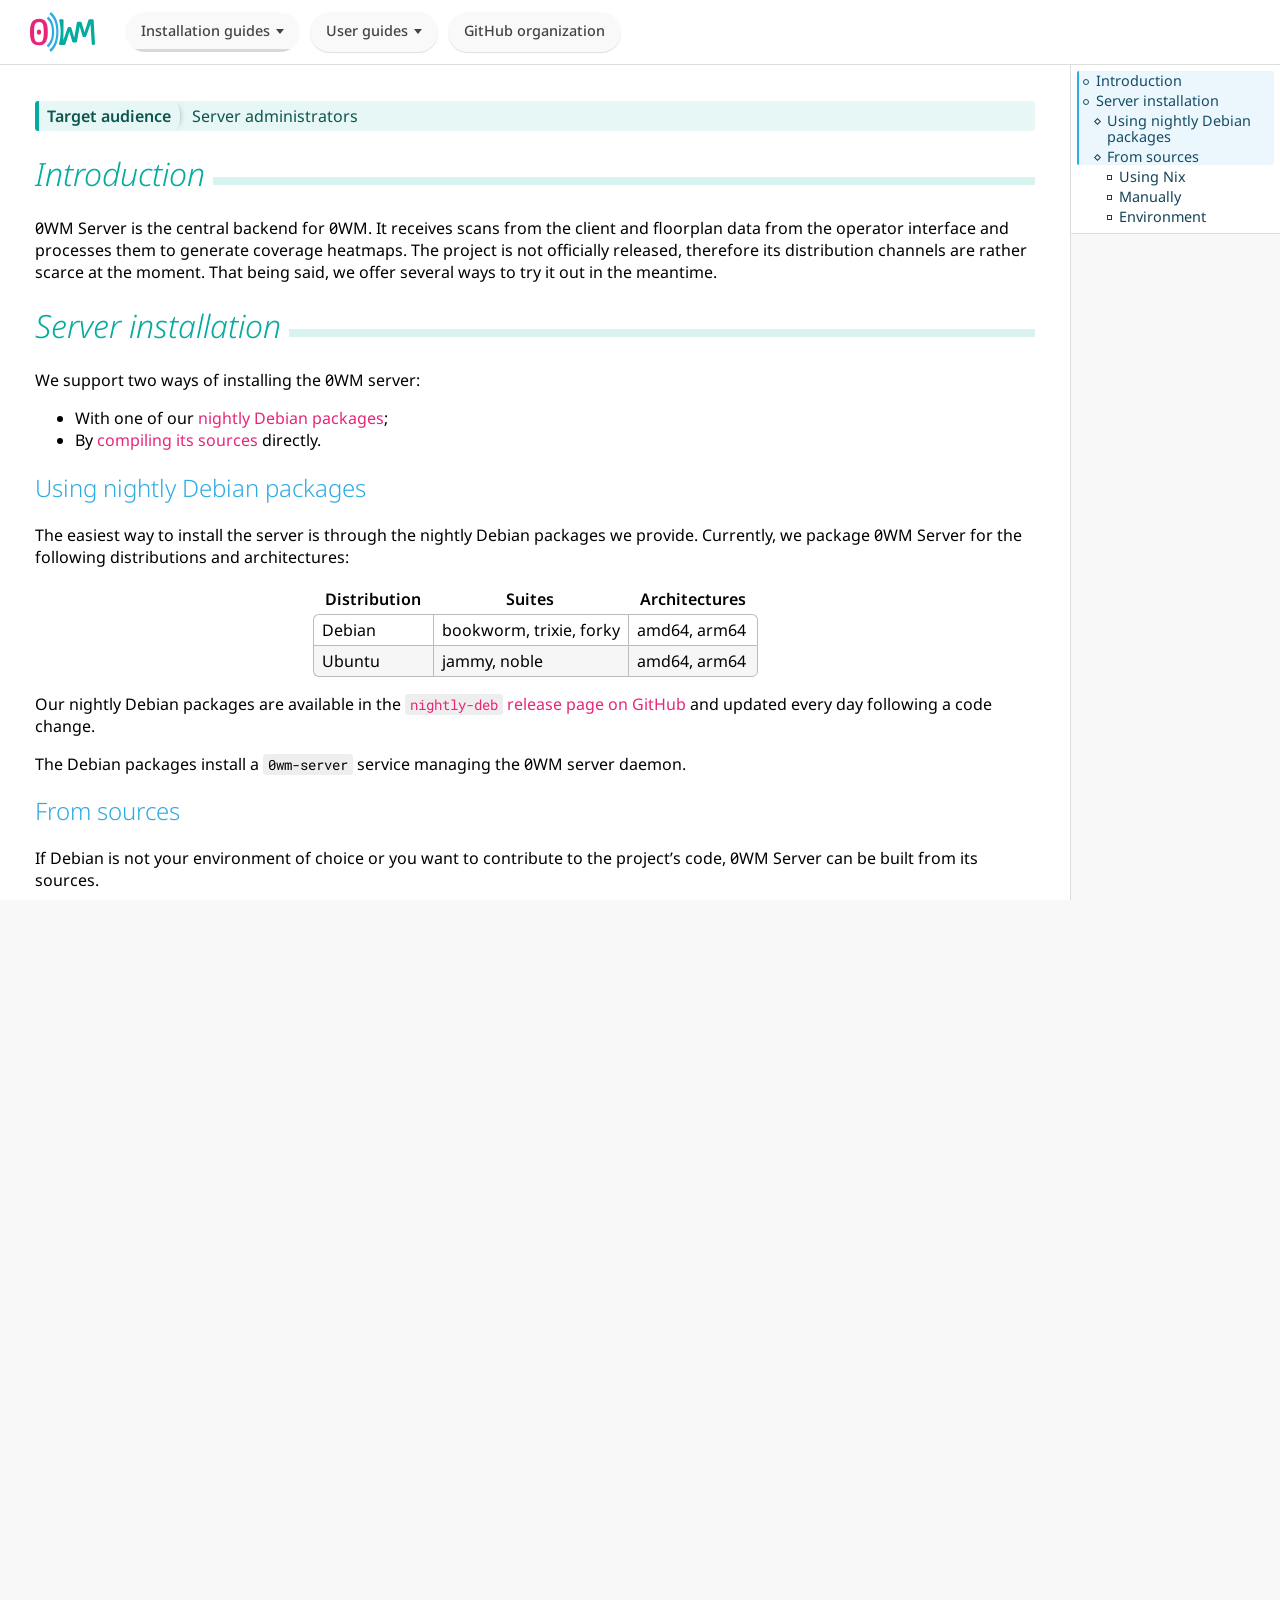
<file: install-server.html>
<!doctype html>
<html lang="en">
<head>
<meta charset="UTF-8">
<meta name="viewport" content="width=device-width, initial-scale=1">
<title>0WM — Server installation guide</title>
<link rel="icon" href="/img/0wm.svg">
<link rel="stylesheet" href="/css/style.css">
</head>
<body>
<nav><a href="/"><img src="/img/0wm.svg" alt="0WM logo"></a><ul><li class="menu current-sub"><a href="/install.html">Installation guides</a><ul><li class="current"><a href="/install-server.html">Server</a></li><li><a href="/install-opmode.html">OpMode</a></li><li><a href="/install-client.html">Client</a></li><li><a href="/install-ap.html">AP</a></li></ul></li><li class="menu"><a href="/guides.html">User guides</a><ul><li><a href="/guide-server.html">Server</a></li><li><a href="/guide-opmode.html">OpMode</a></li><li><a href="/guide-client.html">Client</a></li></ul></li><li><a href="https://github.com/lab0-cc">GitHub organization</a></li></ul></nav>
<aside class="toc">
  <ul>
  <li><a href="#introduction"
  id="toc-introduction">Introduction</a></li>
  <li><a href="#server-installation" id="toc-server-installation">Server
  installation</a>
  <ul>
  <li><a href="#using-nightly-debian-packages"
  id="toc-using-nightly-debian-packages">Using nightly Debian
  packages</a></li>
  <li><a href="#from-sources" id="toc-from-sources">From sources</a>
  <ul>
  <li><a href="#using-nix" id="toc-using-nix">Using Nix</a></li>
  <li><a href="#manually" id="toc-manually">Manually</a></li>
  <li><a href="#environment" id="toc-environment">Environment</a></li>
  </ul></li>
  </ul></li>
  </ul>
</aside>
<script src="/js/toc.js"></script>
<main><div class="audience">
<p><strong>Target audience</strong> Server administrators</p>
</div>
<h1 id="introduction">Introduction</h1>
<p>0WM Server is the central backend for 0WM. It receives scans from the
client and floorplan data from the operator interface and processes them
to generate coverage heatmaps. The project is not officially released,
therefore its distribution channels are rather scarce at the moment.
That being said, we offer several ways to try it out in the
meantime.</p>
<h1 id="server-installation">Server installation</h1>
<p>We support two ways of installing the 0WM server:</p>
<ul>
<li>With one of our <a href="#using-nightly-debian-packages">nightly
Debian packages</a>;</li>
<li>By <a href="#from-sources">compiling its sources</a> directly.</li>
</ul>
<h2 id="using-nightly-debian-packages">Using nightly Debian
packages</h2>
<p>The easiest way to install the server is through the nightly Debian
packages we provide. Currently, we package 0WM Server for the following
distributions and architectures:</p>
<table>
<thead>
<tr>
<th>Distribution</th>
<th>Suites</th>
<th>Architectures</th>
</tr>
</thead>
<tbody>
<tr>
<td>Debian</td>
<td>bookworm, trixie, forky</td>
<td>amd64, arm64</td>
</tr>
<tr>
<td>Ubuntu</td>
<td>jammy, noble</td>
<td>amd64, arm64</td>
</tr>
</tbody>
</table>
<p>Our nightly Debian packages are available in the <a
href="https://github.com/lab0-cc/0WM-Server/releases/tag/nightly-deb"
target="_blank" rel="noopener noreferrer"><code>nightly-deb</code>
release page on GitHub</a> and updated every day following a code
change.</p>
<p>The Debian packages install a <code>0wm-server</code> service
managing the 0WM server daemon.</p>
<h2 id="from-sources">From sources</h2>
<p>If Debian is not your environment of choice or you want to contribute
to the project’s code, 0WM Server can be built from its sources.</p>
<h3 id="using-nix">Using Nix</h3>
<div class="note">
<p>Before starting using Nix, make sure that the
<code>nix-command</code> and <code>flakes</code> experimental features
are enabled in your Nix configuration. This can be done by setting
<code>experimental-features = nix-command flakes</code> in
<code>~/.config/nix/nix.conf</code> (after creating the necessary
directory and file, if missing).</p>
</div>
<p>0WM Server can then be built either from within its cloned Git
repository with:</p>
<div id="cb1"><pre
class="terminal"><code class="terminal"><span id="cb1-1"><a href="#cb1-1" aria-hidden="true" tabindex="-1"></a><span class="an">&gt; </span><span class="fu">git</span> clone <a href="https://github.com/lab0-cc/0WM-Server.git">https://github.com/lab0-cc/0WM-Server.git</a></span>
<span id="cb1-2"><a href="#cb1-2" aria-hidden="true" tabindex="-1"></a><span class="an">&gt; </span><span class="bu">cd</span> 0WM-Server</span>
<span id="cb1-3"><a href="#cb1-3" aria-hidden="true" tabindex="-1"></a><span class="an">&gt; </span><span class="ex">nix</span> build</span></code></pre></div>
<p>or directly with:</p>
<div id="cb2"><pre
class="terminal"><code class="terminal"><span id="cb2-1"><a href="#cb2-1" aria-hidden="true" tabindex="-1"></a><span class="an">&gt; </span><span class="ex">nix</span> build github:lab0-cc/0WM-Server</span></code></pre></div>
<p><code>-L</code> can be passed to <code>nix build</code> to print all
the build logs to the standard error. A development environment can be
entered with <code>nix develop</code>.</p>
<p>The 0WM server daemon can then be started by running the resulting
<code>0wmd</code> binary.</p>
<p>The server is tested daily with a Nix development environment on the
following operating systems and architectures:</p>
<table>
<thead>
<tr>
<th>OS</th>
<th>Architectures</th>
</tr>
</thead>
<tbody>
<tr>
<td>macOS 26</td>
<td>arm64</td>
</tr>
<tr>
<td>Ubuntu 24.04</td>
<td>amd64, arm64</td>
</tr>
</tbody>
</table>
<h3 id="manually">Manually</h3>
<p>0WM Server is written in OCaml. We rely on OPAM, the OCaml package
manager, and Dune, a popular build system. Some of 0WM Server’s
dependencies are pinned from Git repositories because upstream’s code
either has not yet been made available on OPAM, or required bespoke
patching on our end. To improve the server’s performance, we recommend
using the <code>flambda</code> flavor of the OCaml compiler.</p>
<h4 id="prerequisites">Prerequisites</h4>
<ul>
<li>OCaml (5+)</li>
<li>Opam</li>
<li>Git</li>
</ul>
<h4 id="installing-dependencies">Installing dependencies</h4>
<div id="cb3"><pre
class="terminal"><code class="terminal"><span id="cb3-1"><a href="#cb3-1" aria-hidden="true" tabindex="-1"></a><span class="co"># 1. Initialize OPAM if you haven’t already</span></span>
<span id="cb3-2"><a href="#cb3-2" aria-hidden="true" tabindex="-1"></a><span class="an">&gt; </span><span class="ex">opam</span> init <span class="at">--compiler</span><span class="op">=</span>ocaml-option-flambda <span class="at">--shell-setup</span></span>
<span id="cb3-3"><a href="#cb3-3" aria-hidden="true" tabindex="-1"></a><span class="an">&gt; </span><span class="bu">eval</span> <span class="va">$(</span><span class="ex">opam</span> env<span class="va">)</span></span>
<span id="cb3-4"><a href="#cb3-4" aria-hidden="true" tabindex="-1"></a></span>
<span id="cb3-5"><a href="#cb3-5" aria-hidden="true" tabindex="-1"></a><span class="co"># 2. Pin development dependencies</span></span>
<span id="cb3-6"><a href="#cb3-6" aria-hidden="true" tabindex="-1"></a><span class="an">&gt; </span><span class="ex">opam</span> pin add <span class="at">--no-action</span> <span class="at">--yes</span> git+<a href="https://github.com/bensmrs/gluten.git#668d961cf6edafecfd130b9b6b0ab01c3d2a4242">https://github.com/bensmrs/gluten.git#668d961cf6edafecfd130b9b6b0ab01c3d2a4242</a></span>
<span id="cb3-7"><a href="#cb3-7" aria-hidden="true" tabindex="-1"></a><span class="an">&gt; </span><span class="ex">opam</span> pin add <span class="at">--no-action</span> <span class="at">--yes</span> git+<a href="https://github.com/camlworks/dream.git#4718cb47264178d6d2181e0fcc2e8a8ff2170b5a">https://github.com/camlworks/dream.git#4718cb47264178d6d2181e0fcc2e8a8ff2170b5a</a></span>
<span id="cb3-8"><a href="#cb3-8" aria-hidden="true" tabindex="-1"></a><span class="an">&gt; </span><span class="ex">opam</span> pin add <span class="at">--no-action</span> <span class="at">--yes</span> git+<a href="https://github.com/mirage/irmin.git#7a09a06fff67bc4981faca36a332c51fc16e819e">https://github.com/mirage/irmin.git#7a09a06fff67bc4981faca36a332c51fc16e819e</a></span>
<span id="cb3-9"><a href="#cb3-9" aria-hidden="true" tabindex="-1"></a><span class="an">&gt; </span><span class="ex">opam</span> pin add <span class="at">--no-action</span> <span class="at">--yes</span> git+<a href="https://gitlab.com/camlspotter/camlimages.git#ef4caba407b738e98763001a4c85b3a5db19a739">https://gitlab.com/camlspotter/camlimages.git#ef4caba407b738e98763001a4c85b3a5db19a739</a></span>
<span id="cb3-10"><a href="#cb3-10" aria-hidden="true" tabindex="-1"></a><span class="co"># Uncomment this on macOS</span></span>
<span id="cb3-11"><a href="#cb3-11" aria-hidden="true" tabindex="-1"></a><span class="co"># opam pin add --no-action --yes git+<a href="https://github.com/jetjinser/ocaml-cf.git#92099f5918ce0a32633d4030660943504f33cc86">https://github.com/jetjinser/ocaml-cf.git#92099f5918ce0a32633d4030660943504f33cc86</a></span></span>
<span id="cb3-12"><a href="#cb3-12" aria-hidden="true" tabindex="-1"></a></span>
<span id="cb3-13"><a href="#cb3-13" aria-hidden="true" tabindex="-1"></a><span class="co"># 3. Clone and install dependencies</span></span>
<span id="cb3-14"><a href="#cb3-14" aria-hidden="true" tabindex="-1"></a><span class="an">&gt; </span><span class="fu">git</span> clone <a href="https://github.com/lab0-cc/0WM-Server.git">https://github.com/lab0-cc/0WM-Server.git</a></span>
<span id="cb3-15"><a href="#cb3-15" aria-hidden="true" tabindex="-1"></a><span class="an">&gt; </span><span class="bu">cd</span> 0WM-Server</span>
<span id="cb3-16"><a href="#cb3-16" aria-hidden="true" tabindex="-1"></a><span class="an">&gt; </span><span class="ex">opam</span> install <span class="at">--confirm-level</span><span class="op">=</span>unsafe-yes <span class="at">--deps-only</span> .</span></code></pre></div>
<h4 id="compiling-and-running">Compiling and running</h4>
<p>From there, compiling the server is a matter of running:</p>
<div id="cb4"><pre
class="terminal"><code class="terminal"><span id="cb4-1"><a href="#cb4-1" aria-hidden="true" tabindex="-1"></a><span class="an">&gt; </span><span class="ex">dune</span> build</span></code></pre></div>
<p>The 0WM server daemon can then be started by running:</p>
<div id="cb5"><pre
class="terminal"><code class="terminal"><span id="cb5-1"><a href="#cb5-1" aria-hidden="true" tabindex="-1"></a><span class="an">&gt; </span><span class="ex">dune</span> exec src/zwmd.exe</span></code></pre></div>
<h3 id="environment">Environment</h3>
<p>0WM Server’s daemon obeys the following environment variables, which
can be used to preconfigure the server:</p>
<table>
<colgroup>
<col style="width: 38%" />
<col style="width: 61%" />
</colgroup>
<thead>
<tr>
<th>Variable</th>
<th>Meaning</th>
</tr>
</thead>
<tbody>
<tr>
<td><code>NOTIFY_SOCKET</code></td>
<td>Systemd notify socket (to be set by systemd)</td>
</tr>
<tr>
<td><code>ZWM_RUN</code> / <code>RUNTIME_DIRECTORY</code></td>
<td>Volatile runtime data storage</td>
</tr>
<tr>
<td><code>ZWM_SHARE</code></td>
<td>Persistent static data storage</td>
</tr>
<tr>
<td><code>ZWM_SPOOL</code></td>
<td>Internal data injection spool (internal use only)</td>
</tr>
<tr>
<td><code>ZWM_VAR</code> / <code>STATE_DIRECTORY</code></td>
<td>Persistent dynamic data storage</td>
</tr>
</tbody>
</table></main>
</body>
</html>
</file>
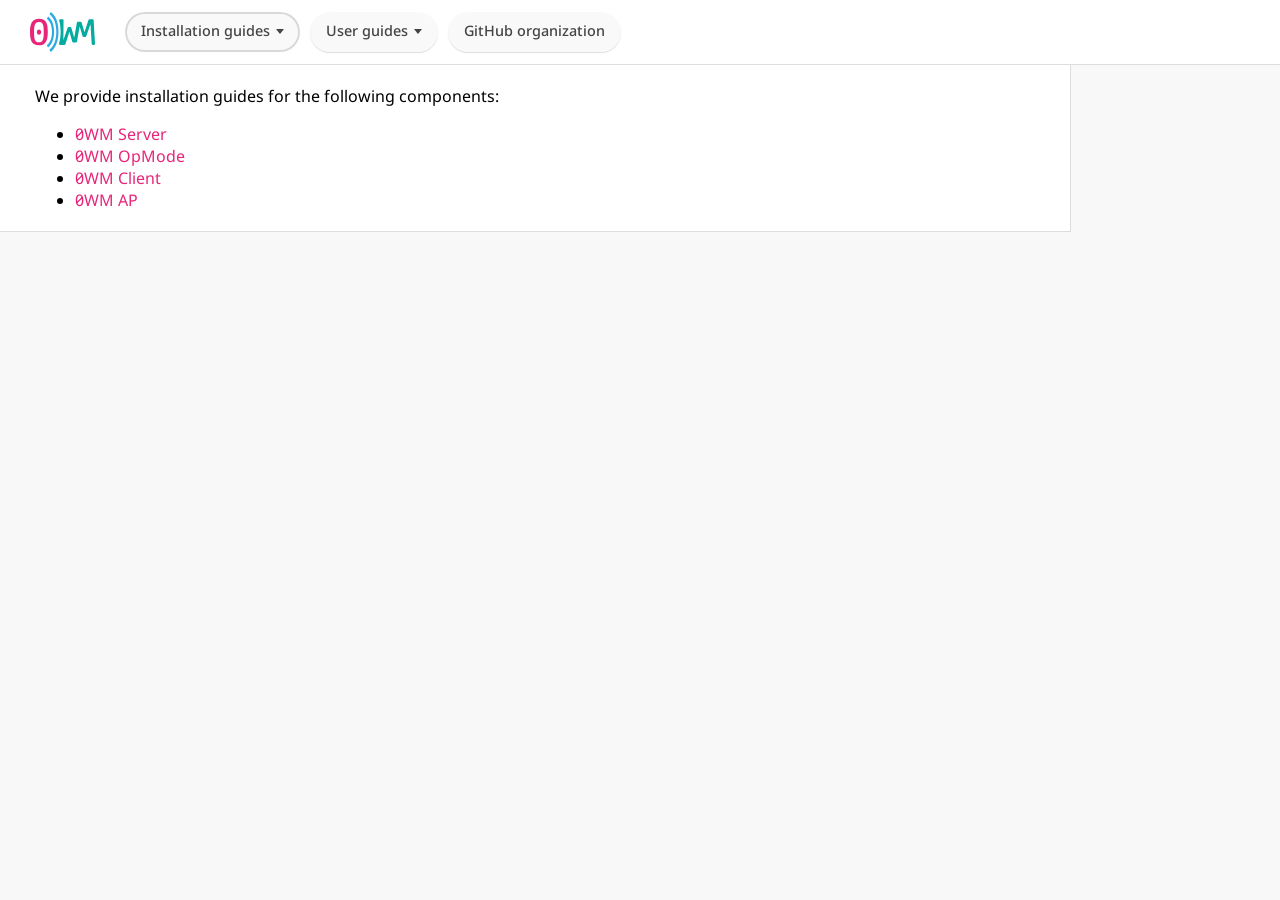
<file: install.html>
<!doctype html>
<html lang="en">
<head>
<meta charset="UTF-8">
<meta name="viewport" content="width=device-width, initial-scale=1">
<title>0WM — Installation guides</title>
<link rel="icon" href="/img/0wm.svg">
<link rel="stylesheet" href="/css/style.css">
</head>
<body>
<nav><a href="/"><img src="/img/0wm.svg" alt="0WM logo"></a><ul><li class="menu current"><a href="/install.html">Installation guides</a><ul><li><a href="/install-server.html">Server</a></li><li><a href="/install-opmode.html">OpMode</a></li><li><a href="/install-client.html">Client</a></li><li><a href="/install-ap.html">AP</a></li></ul></li><li class="menu"><a href="/guides.html">User guides</a><ul><li><a href="/guide-server.html">Server</a></li><li><a href="/guide-opmode.html">OpMode</a></li><li><a href="/guide-client.html">Client</a></li></ul></li><li><a href="https://github.com/lab0-cc">GitHub organization</a></li></ul></nav>
<main><p>We provide installation guides for the following
components:</p>
<ul>
<li><a href="install-server.html">0WM Server</a></li>
<li><a href="install-opmode.html">0WM OpMode</a></li>
<li><a href="install-client.html">0WM Client</a></li>
<li><a href="install-ap.html">0WM AP</a></li>
</ul></main>
</body>
</html>
</file>
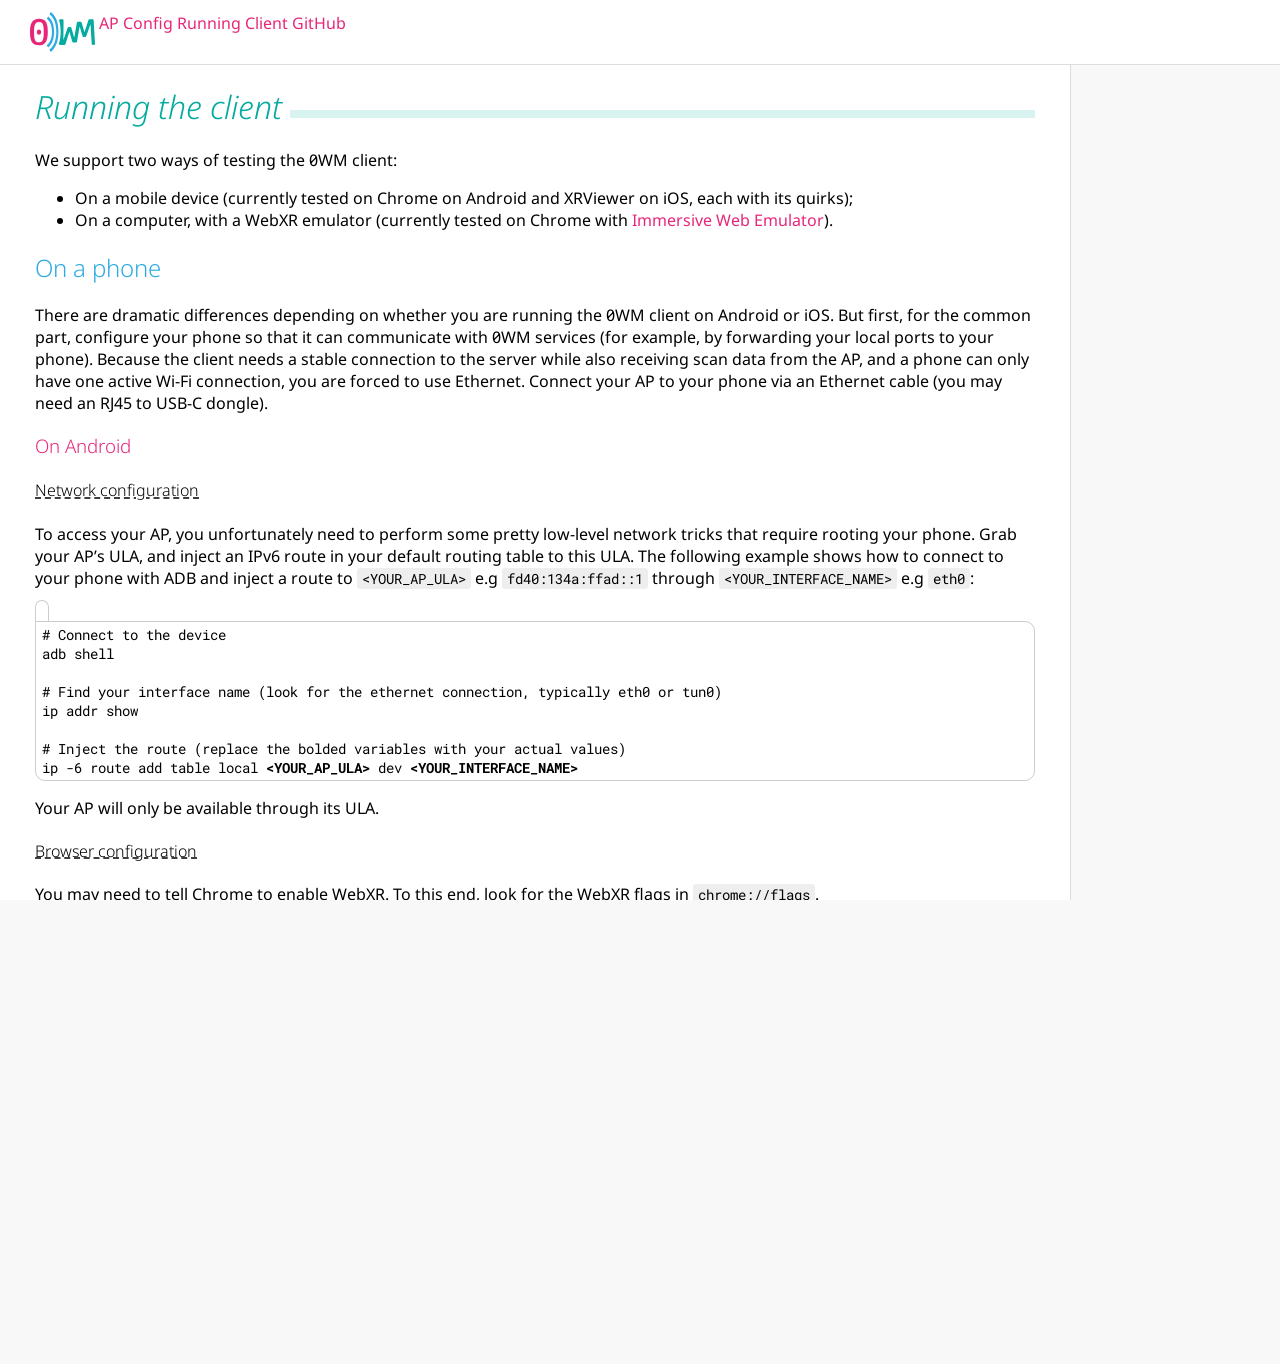
<file: running-client.html>
<!doctype html>
<html>
  <head>
    <meta charset="UTF-8" />
    <meta name="viewport" content="width=device-width, initial-scale=1.0" />
    <title>0WM - Running the Client</title>
    <link rel="icon" href="/img/0wm.svg" />
    <link rel="stylesheet" href="/css/style.css" />
  </head>
  <body>
    <nav>
      <a href="/"><img src="/img/0wm.svg" /></a>
      <div>
        <a href="/ap-config.html">AP Config</a>
        <a href="/running-client.html">Running Client</a>
        <a href="https://github.com/lab0-cc">GitHub</a>
      </div>
    </nav>
    <main>
      <h1>Running the client</h1>
      <p>We support two ways of testing the 0WM client:</p>
      <ul>
        <li>
          On a mobile device (currently tested on Chrome on Android and XRViewer
          on iOS, each with its quirks);
        </li>
        <li>
          On a computer, with a WebXR emulator (currently tested on Chrome with
          <a
            href="https://chromewebstore.google.com/detail/immersive-web-emulator/cgffilbpcibhmcfbgggfhfolhkfbhmik?hl=en"
            >Immersive Web Emulator</a
          >).
        </li>
      </ul>
      <h2>On a phone</h2>
      <p>
        There are dramatic differences depending on whether you are running the
        0WM client on Android or iOS. But first, for the common part, configure
        your phone so that it can communicate with 0WM services (for example, by
        forwarding your local ports to your phone). Because the client needs a
        stable connection to the server while also receiving scan data from the
        AP, and a phone can only have one active Wi-Fi connection, you are
        forced to use Ethernet. Connect your AP to your phone via an Ethernet
        cable (you may need an RJ45 to USB-C dongle).
      </p>
      <h3>On Android</h3>
      <h4>Network configuration</h4>
      <p>
        To access your AP, you unfortunately need to perform some pretty
        low-level network tricks that require rooting your phone. Grab your AP’s
        ULA, and inject an IPv6 route in your default routing table to this ULA.
        The following example shows how to connect to your phone with ADB and
        inject a route to <code>&lt;YOUR_AP_ULA&gt;</code> e.g
        <code>fd40:134a:ffad::1</code> through
        <code>&lt;YOUR_INTERFACE_NAME&gt;</code> e.g <code>eth0</code>:
      </p>
      <pre
        data-header="bash"
      ><code><span class="comment"># Connect to the device</span>
adb shell

<span class="comment"># Find your interface name (look for the ethernet connection, typically eth0 or tun0)</span>
ip addr show

<span class="comment"># Inject the route (replace the bolded variables with your actual values)</span>
ip -6 route add table local <b>&lt;YOUR_AP_ULA&gt;</b> dev <b>&lt;YOUR_INTERFACE_NAME&gt;</b></code></pre>
      <p>Your AP will only be available through its ULA.</p>
      <h4>Browser configuration</h4>
      <p>
        You may need to tell Chrome to enable WebXR. To this end, look for the
        WebXR flags in <code>chrome://flags</code>.
      </p>
      <h3>On iOS</h3>
      <h4>Network configuration</h4>
      <p>
        No configuration is required; your AP is available both through its mDNS
        name and its ULA.
      </p>
      <h4>Browser configuration</h4>
      <p>
        Unfortunately, no browser fully supports WebXR on iOS; Safari does not
        implement it despite having access to all the necessary APIs, and
        Firefox only supports a subset of it, in a browser called
        <a
          href="https://apps.apple.com/us/app/webxr-viewer/id1295998056"
          target="_blank"
        >
          WebXR Viewer</a
        >, on a dedicated branch that has not been updated in 5&nbsp;years.
        Still, we recommend using the WebXR Viewer app, as it is the only viable
        option available to us.
      </p>
      <p>
        The app may crash while running the 0WM client; there is nothing we can
        do about that.
      </p>
      <h2>On a computer</h2>
      <p>
        To test the 0WM client on a computer (for debugging and development), we
        recommend using Chrome with the
        <a
          href="https://chromewebstore.google.com/detail/immersive-web-emulator/cgffilbpcibhmcfbgggfhfolhkfbhmik?hl=en"
          target="_blank"
          >Immersive Web Emulator</a
        >
        extension. To use the emulator, open Chrome's Developer Tools
        (Inspector), go to the WebXR tab, and enable the emulation. It gives you
        the most fully-featured environment to test the client.
      </p>
    </main>
  </body>
</html>
</file>
<file: css/style.css>
@font-face {
  font-display: swap;
  font-family: "Noto Sans";
  font-style: normal;
  src: url(/fonts/NotoSans-0WM-Regular.woff2) format(woff2);
}

@font-face {
  font-display: swap;
  font-family: "Noto Sans";
  font-style: italic;
  src: url(/fonts/NotoSans-0WM-Italic.woff2) format(woff2);
}

@font-face {
  font-display: swap;
  font-family: "Roboto Mono";
  font-style: normal;
  src: url(/fonts/RobotoMono-0WM-Regular.woff2) format(woff2);
}

@font-face {
  font-display: swap;
  font-family: "Roboto Mono";
  font-style: italic;
  src: url(/fonts/RobotoMono-0WM-Italic.woff2) format(woff2);
}

html {
  background: #f8f8f8;
}

body {
  font-family: "Noto Sans", sans-serif;
  margin: 0;
  container: body / inline-size;
  --accent-1: #04ab9e;
  --accent-2: #2dabe3;
  --accent-3: #e7267a;
  --accent-4: #124257;
}

a {
  color: var(--accent-3);
  text-decoration: none;
}

h1, h2, h3, h4 {
  font-weight: 300;
}

h1 {
  color: var(--accent-1);
  position: relative;
  overflow: hidden;
  font-style: italic;
  padding-left: 6px;
  margin-left: -6px;
}

h1::after {
  content: "";
  width: 100%;
  background: var(--accent-1);
  position: absolute;
  height: 8px;
  width: 100%;
  bottom: 10px;
  margin-left: 8px;
  opacity: .15;
}

h2 {
  color: var(--accent-2);
}

h3 {
  color: var(--accent-3);
}

h4 {
  text-decoration: underline dashed;
}

[id] {
  scroll-margin-top: 71px;
}

p {
  margin: 16px 0;
}

strong {
  font-weight: 600;
}

nav {
  padding: 12px 30px;
  background: #fffffff6;
  position: fixed;
  width: 100%;
  top: 0;
  backdrop-filter: blur(12px);
  box-sizing: border-box;
  z-index: 1;
  border-bottom: 1px solid #0002;
}

nav * {
  height: 40px;
  display: inline-block;
  vertical-align: top;
}

nav > ul {
  margin: 0 0 0 30px;
  padding: 0;
}

nav > ul a, a.button {
  color: #444;
  background: #00000006;
  transition: .2s ease;
  transition-property: color, background;
}

nav > ul > li {
  font-size: .9rem;
  font-weight: 500;
  white-space: nowrap;
  line-height: 38px;
  position: relative;
}

nav > ul > li > a {
  padding: 0 16px;
  border-radius: 20px;
  box-shadow: 0 1px 1px #0002;
}

nav > ul > li:not(:first-child) {
  margin-left: 10px;
}

nav > ul a:hover, a.button:hover {
  background: #0000000e;
  color: #111;
}

nav > ul > li > ul {
  padding: 0;
  line-height: 34px;
  height: auto;
  border-radius: 0 0 10px 10px;
  overflow: hidden;
  width: 100%;
  display: none;
  box-shadow: 0 1px 2px #0004;
  background: #fff;
}

nav > ul > li > ul * {
  height: 36px;
}

nav > ul > li > ul > li {
  display: block;
}

nav > ul > li > ul > li > a {
  padding: 0 16px;
  width: 100%;
  box-sizing: border-box;
}

nav > ul > li.current > a {
  box-shadow: inset 0 0 0 2px #0002;
}

nav > ul > li > ul > li.current > a {
  box-shadow: inset 5px 0px #0002;
}

nav > ul > li.current-sub > a {
  box-shadow: inset 0 -103px 0px -100px #0002;
}

aside.toc {
  position: fixed;
  top: 77px;
  background: #fff;
  padding: 6px 6px 6px 10px;
  font-size: .9rem;
  right: 12px;
  overflow-x: hidden;
  overflow-y: auto;
  max-height: calc(100vh - 123px);
  line-height: 16px;
  color: var(--accent-4);
  width: 178px;
  border-radius: 10px;
  border: 1px solid #0002;
}

aside.toc > ul li::before {
  content: "";
  display: inline-block;
  margin-left: -8px;
  border: 1px solid;
  vertical-align: top;
  margin-top: 8px;
}

aside.toc > ul li::marker {
  content: "";
  color: #fff;
}

aside.toc > ul > li::before {
  width: 4px;
  height: 4px;
  border-radius: 3px;
  display: inline-block;
}

aside.toc > ul {
  margin: 0;
  padding-left: 10px;
}

aside.toc > ul ul {
  padding-left: 12px;
}

aside.toc > ul > li > ul > li::before {
  width: 3px;
  height: 3px;
  transform: rotate(45deg);
}

aside.toc > ul > li > ul > li > ul > li::before {
  width: 3px;
  height: 3px;
}

aside.toc li > a {
  margin-left: 7px;
  display: inline-block;
  color: var(--accent-4);
  padding: 2px 0;
}

aside.toc::before {
  content: "";
  position: absolute;
  margin-top: max(0px, var(--viewport-start));
  height: calc(var(--viewport-end) - max(0px, var(--viewport-start)));
  width: calc(100% - 12px);
  transition: all .1s ease;
  left: 6px;
  box-sizing: border-box;
  border-left: 2px solid var(--accent-2);
  background: #2dabe318;
  pointer-events: none;
  border-radius: 2px;
}

aside.toc.hide-viewport::before {
  display: none;
}

main {
  padding: 20px 35px;
  width: 100%;
  text-align: center;
  background: #fff;
  box-sizing: content-box;
  top: 64px;
  position: absolute;
  border: 1px solid #0002;
  border-left: 0;
  max-width: 1000px;
}

main > * {
  max-width: 1000px;
  text-align: left;
}

main > :first-child {
  margin-top: 0;
}

main > :last-child {
  margin-bottom: 0;
}

code span.co, code span.co > a {
  font-style: italic;
  color: var(--accent-1);
}

code, pre {
  font-family: "Roboto Mono", monospace;
  font-size: .9rem;
}

code span.an {
  font-weight: 900;
  user-select: none;
  color: var(--accent-2);
}

code span.at {
  font-weight: 700;
}

code span.va {
  color: var(--accent-2);
  font-weight: 600;
}

pre {
  border: 1px solid #0003;
  padding: 3px 6px;
  border-radius: 0 10px 10px 10px;
  position: relative;
  margin: 32px 0 8px 0;
}

pre::before {
  content: attr(class);
  position: absolute;
  left: -1px;
  padding: 0 6px;
  top: -22px;
  height: 20px;
  border: 1px solid #0003;
  border-bottom: 0;
  border-radius: 10px 10px 0 0;
}

code var {
  font-style: inherit;
  color: var(--accent-2);
}

main > img {
  width: 100%;
}

.phone {
  text-align: center;
  font-size: 0;
}

.phone > p {
  border-radius: 24px;
  border: 5px solid #fff;
  display: inline-block;
  overflow: hidden;
  font-size: 0px;
  position: relative;
  box-shadow: 0 2px 12px -8px #000;
  margin: 10px;
  background: url(/img/client-environment.jpg) center/cover;
}

.phone > p > img {
  max-width: 300px;
}

.phone > p:not(.nocam)::before {
  content: "";
  display: block;
  position: absolute;
  top: 6px;
  left: calc(50% - 9px);
  width: 18px;
  height: 18px;
  background: #000;
  border-radius: 9px;
}

h2 > a, h3 > a {
  position: relative;
  width: 6px;
  height: 6px;
  display: inline-block;
  border-top: 2px solid;
  border-right: 2px solid;
  margin-left: 14px;
  box-shadow: -4px 0 0 9px #fff;
  color: inherit;
}

h2 > a {
  margin-bottom: 4px;
}

h3 > a {
  margin-bottom: 3px;
}

h2 > a::before, h3 > a::before {
  content: "";
  height: 9px;
  transform: rotate(45deg);
  position: absolute;
  right: -2px;
  top: -1px;
  transform-origin: top;
  border: 1px solid;
}

h2 > a::after, h3 > a::after {
  content: "";
  width: 17px;
  height: 17px;
  position: absolute;
  top: -6px;
  right: -6px;
  border-radius: 3px;
  border: 1px solid;
  box-sizing: border-box;
}

code {
  background: #0001;
  border-radius: 3px;
  padding: 1px 5px;
  display: inline-block;
}

pre code {
  background: revert;
  padding: 0;
  overflow-x: auto;
  display: block;
}

main > .audience, main > .note, main > .warn {
  padding: 4px 4px 4px 8px;
  border-radius: 3px;
  margin: 16px 0;
}

main > .audience > p:first-child, main > .note > p:first-child, main > .warn > p:first-child {
  margin-top: 0;
}

main > .audience > p:last-child, main > .note > p:last-child, main > .warn > p:last-child {
  margin-bottom: 0;
}

main > .audience {
  background: #04ab9e18;
  border-left: 4px solid var(--accent-1);
  color: #0d554f;
}

main > .audience > p > strong {
  box-shadow: 5px 0 8px -9px #000;
  padding: 4px 8px 4px 0;
  margin-right: 8px;
  border-radius: 16px / 32px;
  border-right: 1px solid #fff5;
}

main > .audience > p > a {
  color: inherit;
  background: #fff;
  border-radius: 5px;
  font-size: 0.8rem;
  display: inline-block;
  padding-right: 3px;
  box-shadow: 0 1px 7px -6px #000;
}

main > .audience > p > a::before {
  content: "§";
  padding: 0 3px;
  margin-right: 3px;
  border-radius: 5px;
  box-shadow: 2px 0 7px -5px #000;
}

main > .note {
  background: #2dabe318;
  border-left: 4px solid var(--accent-2);
  color: var(--accent-4);
}

main > .warn {
  background: #e7267a18;
  border-left: 4px solid var(--accent-3);
  color: #771540;
}

a.button {
  padding: 8px 10px;
  border-radius: 100px;
  box-shadow: 0 1px 1px #0002
}

a.button:not(:last-child) {
  border-top-right-radius: 0;
  border-bottom-right-radius: 0;
}

a.button:not(:first-child) {
  border-top-left-radius: 0;
  border-bottom-left-radius: 0;
  border-left: 1px solid #0001;
}

.center {
  text-align: center;
}

a.button:first-child {
  padding-left: 14px;
}

a.button:last-child {
  padding-right: 14px;
}

table th {
  font-weight: 600;
}

table {
  border-spacing: 0px;
  margin: 0 auto;
}

table th {
  padding: 4px 12px;
  text-align: center;
}

table td {
  border-top: 1px solid #bbb;
  padding: 4px 8px;
  border-left: 1px solid #bbb;
}

table td:last-of-type {
  border-right: 1px solid #bbb;
}

table tr:first-child > td:first-of-type {
  border-top-left-radius: 6px;
}

table tr:first-child > td:last-of-type {
  border-top-right-radius: 6px;
}

table tr:last-child > td:first-of-type {
  border-bottom-left-radius: 6px;
}

table tr:last-child > td:last-of-type {
  border-bottom-right-radius: 6px;
}

table tr:last-child > td {
  border-bottom: 1px solid #bbb;
}

table > tbody > tr:nth-child(even) > td {
  background: #00000009;
}

img.inline {
  height: 20px;
  vertical-align: top;
  position: relative;
  top: 1px;
}

img.single {
  max-width: 70%;
}

img.pair {
  max-width: calc(50% - .5em);
}

img.pair:first-of-type {
  margin-right: 1em;
}

.anchor {
  width: 16px;
  height: 16px;
  border-radius: 10px;
  border: 2px solid #fff;
  text-align: center;
  font-weight: bold;
  color: #fff;
  box-shadow: #000 0px 1px 6px -3px;
  font-size: 0.75rem;
  display: inline-block;
  vertical-align: top;
  position: relative;
  top: 1px;
  line-height: 16px;
}

.anchor.one {
  background: #e11;
}

.anchor.two {
  background: #1b1;
}

.anchor.three {
  background: #11f;
}

@container body (max-width: 1290px) {
  aside.toc {
    top: 65px;
    border-bottom: 1px solid #0002;
    right: 0;
    left: 1071px;
    max-height: calc(100vh - 81px);
    width: auto;
    border-radius: 0;
    border-width: 0 0 1px 0;
  }
}

@container body (max-width: 1270px) {
  aside.toc {
    left: calc(100vw - 220px);
  }

  main {
    padding: 20px calc(50vw - 610px);
  }
}

@container body (max-width: 1240px) {
  main {
    width: calc(100vw - 260px);
    padding: 20px;
  }
}

@container body (max-width: 1000px) {
  img.single, img.pair {
    max-width: 100%;
    margin: 0;
  }
}

@container body (max-width: 768px) {
  aside.toc {
    display: none;
  }

  nav {
    padding: 12px 24px;
  }

  main {
    padding: 20px 35px;
    border: none;
    width: calc(100% - 70px);
  }
}

@container body (min-width: 650.01px) {
  nav > ul > li.menu > a::after {
    content: "";
    border: 4px solid transparent;
    border-top: 5px solid;
    display: inline-block;
    margin-left: 6px;
    position: relative;
    top: 2px;
  }

  nav > ul > li.menu:hover > a {
    border-radius: 20px 20px 0 0;
    box-shadow: 0 1px 2px #0004;
  }

  nav > ul > li:hover > ul {
    display: block;
  }
}

@container body (max-width: 650px) {
  [id] {
    scroll-margin-top: 130px;
  }

  nav {
    padding: 10px;
    text-align: center;
  }

  nav > a {
    margin-bottom: 10px;
  }

  nav > ul {
    display: block;
    margin: 0;
    height: 41px;
    overflow: auto;
    white-space: nowrap;
  }

  main {
    top: 112px;
  }
}
</file>
